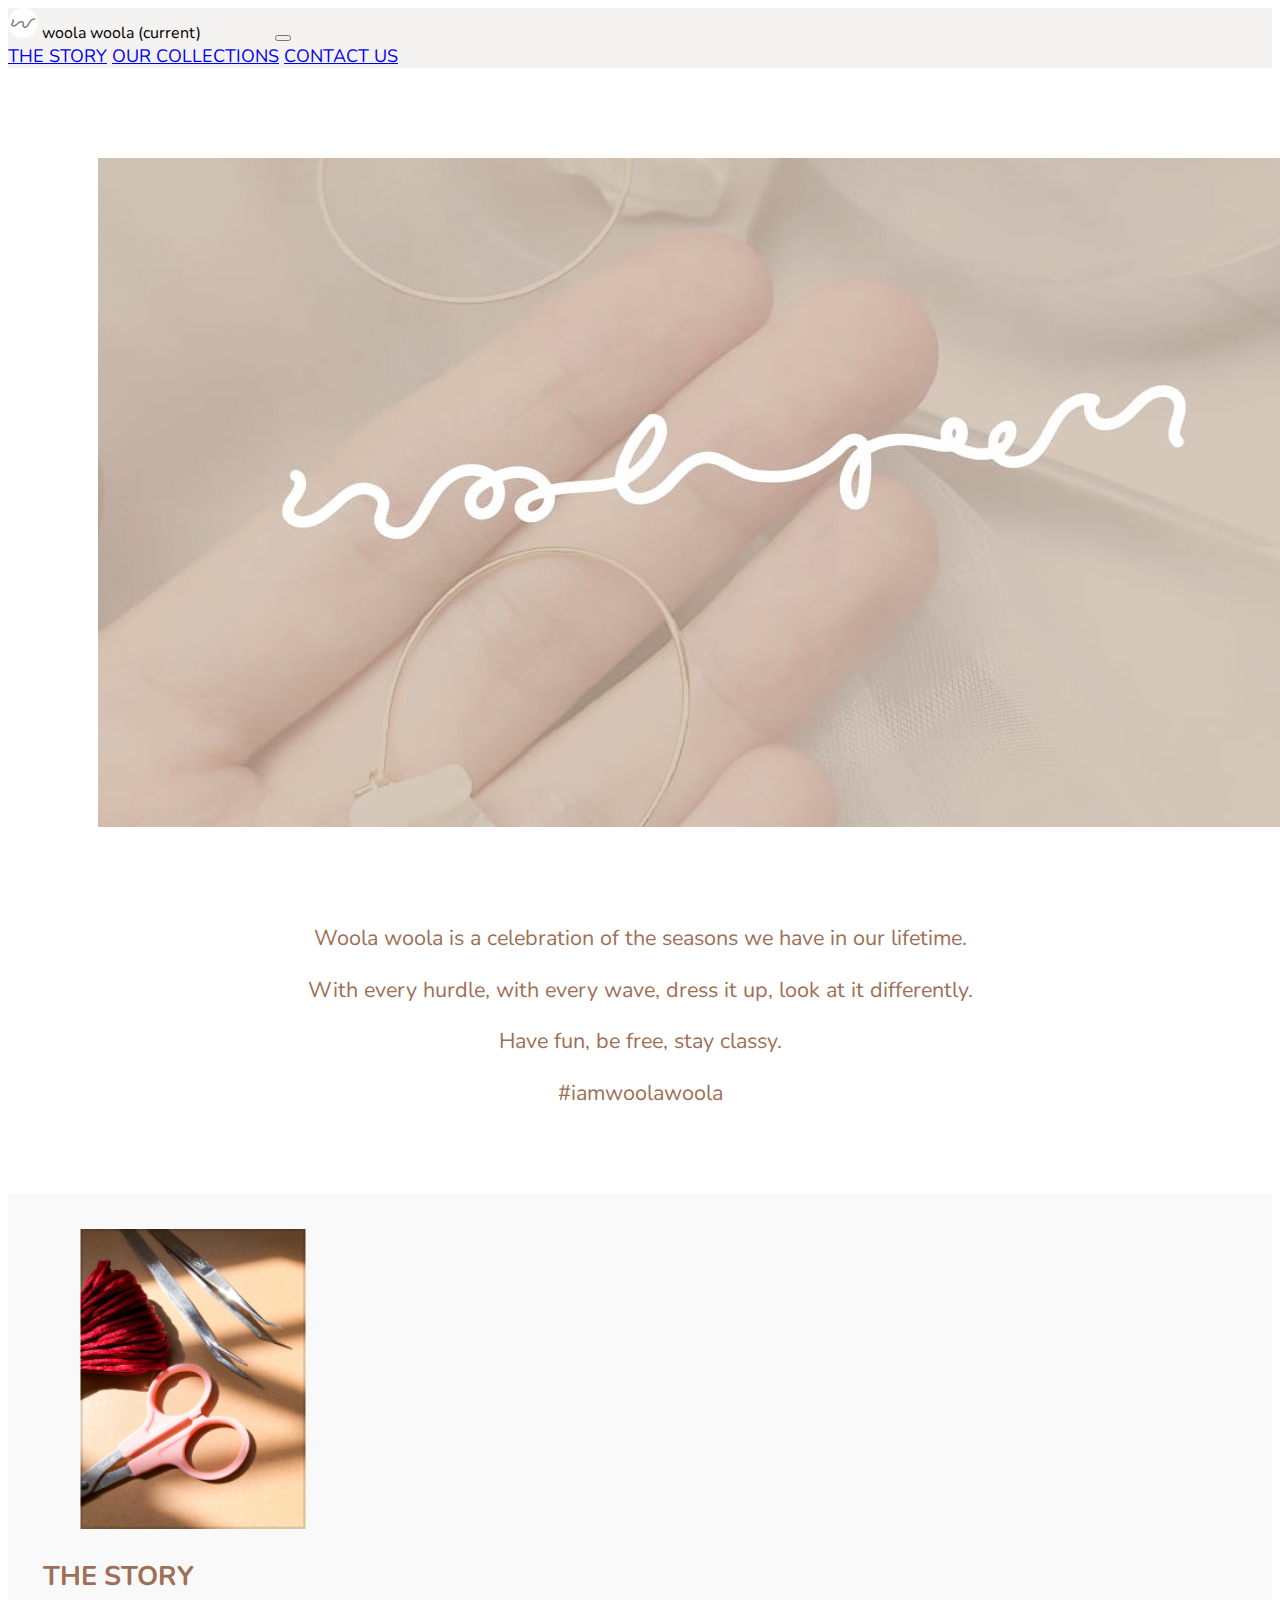
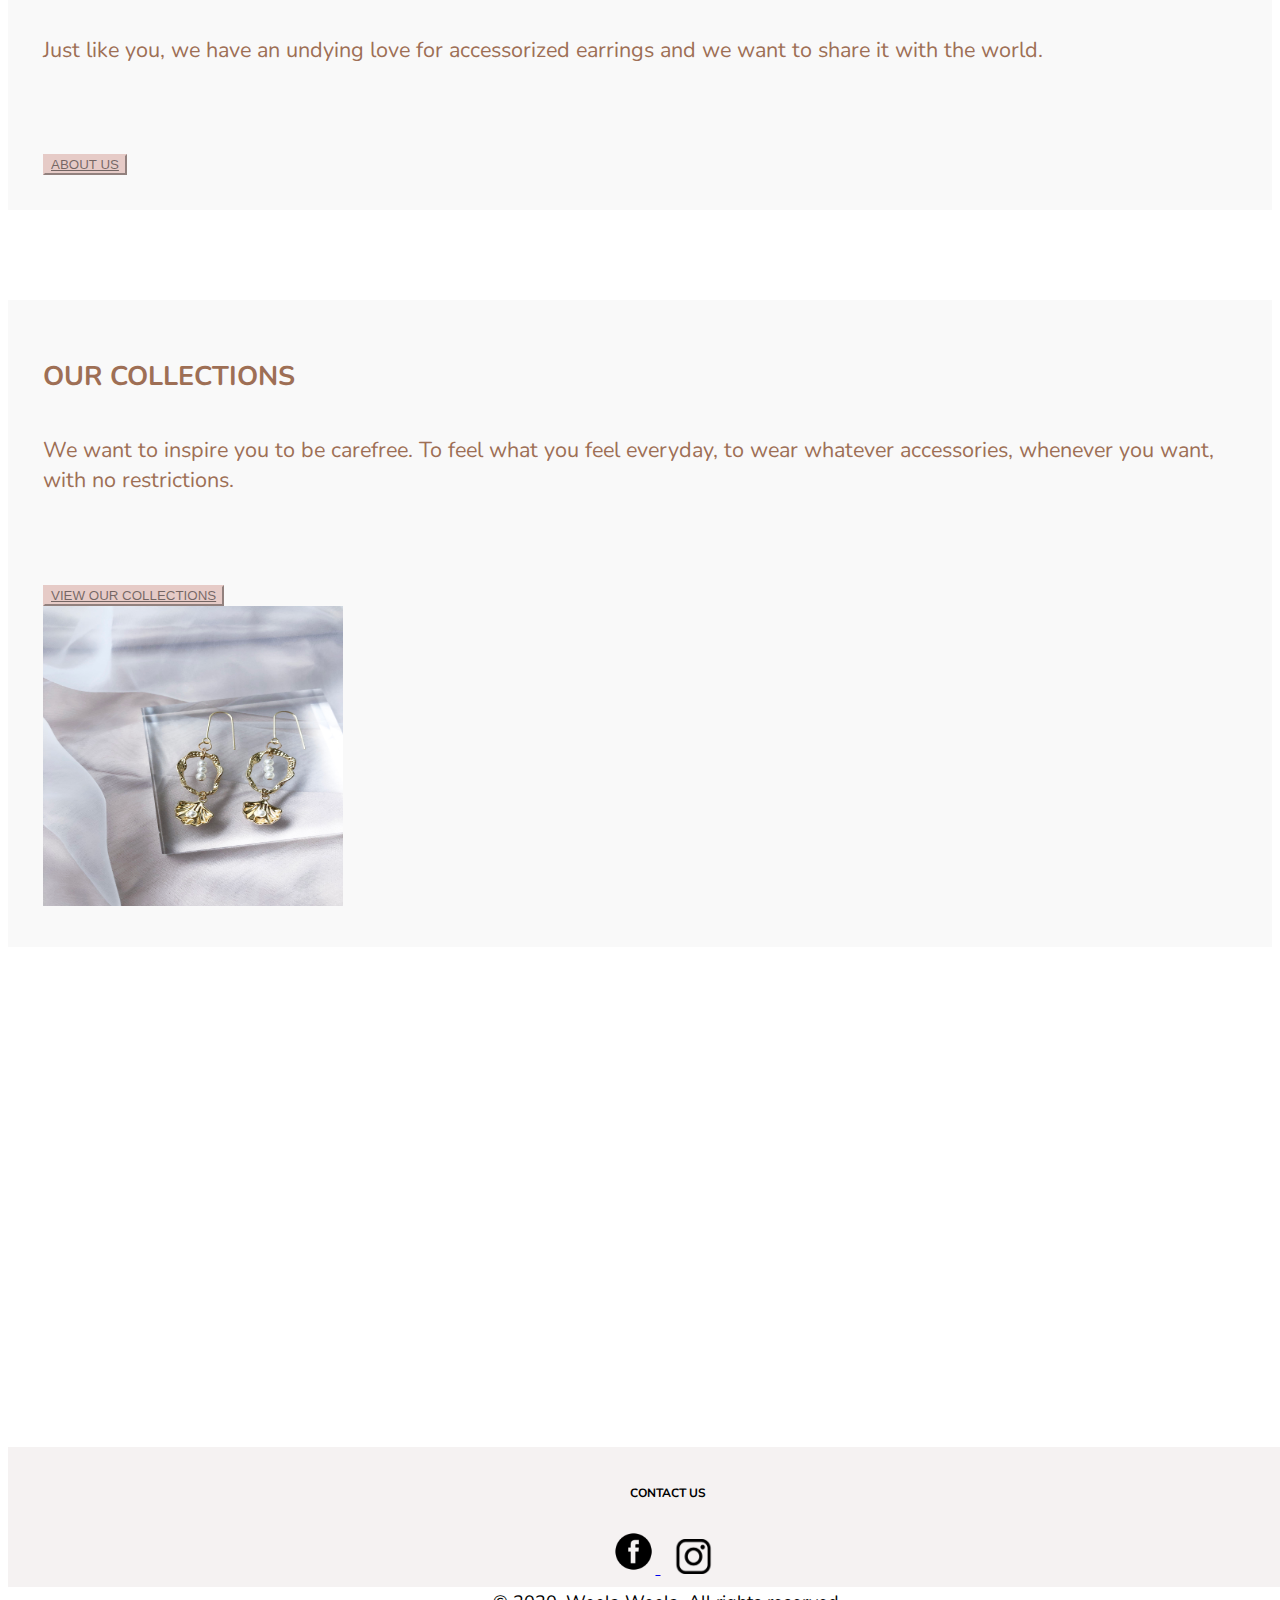
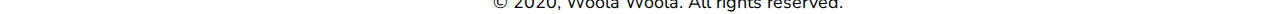
<file: index.html>
<!DOCTYPE html>
<html lang="en">
  <head>
    <meta charset="UTF-8" />
    <meta name="viewport" content="width=device-width, initial-scale=1.0" />
    <link rel="stylesheet" href="https://cdn.jsdelivr.net/npm/bootstrap@4.5.3/dist/css/bootstrap.min.css" integrity="sha384-TX8t27EcRE3e/ihU7zmQxVncDAy5uIKz4rEkgIXeMed4M0jlfIDPvg6uqKI2xXr2" crossorigin="anonymous">
    <script src="https://cdn.jsdelivr.net/npm/bootstrap@4.5.3/dist/js/bootstrap.bundle.min.js" integrity="sha384-ho+j7jyWK8fNQe+A12Hb8AhRq26LrZ/JpcUGGOn+Y7RsweNrtN/tE3MoK7ZeZDyx" crossorigin="anonymous"></script>
    <script src="https://code.jquery.com/jquery-3.5.1.slim.min.js" integrity="sha384-DfXdz2htPH0lsSSs5nCTpuj/zy4C+OGpamoFVy38MVBnE+IbbVYUew+OrCXaRkfj" crossorigin="anonymous"></script>
    <script src="https://cdn.jsdelivr.net/npm/popper.js@1.16.1/dist/umd/popper.min.js" integrity="sha384-9/reFTGAW83EW2RDu2S0VKaIzap3H66lZH81PoYlFhbGU+6BZp6G7niu735Sk7lN" crossorigin="anonymous"></script>
    <script src="https://cdn.jsdelivr.net/npm/bootstrap@4.5.3/dist/js/bootstrap.min.js" integrity="sha384-w1Q4orYjBQndcko6MimVbzY0tgp4pWB4lZ7lr30WKz0vr/aWKhXdBNmNb5D92v7s" crossorigin="anonymous"></script>
    <link href="style.css" type="text/css" rel="stylesheet" />
    <link rel="preconnect" href="https://fonts.gstatic.com">
    <link href="https://fonts.googleapis.com/css2?family=Nunito:wght@300&display=swap" rel="stylesheet">
    <title>Woola Woola</title>
  </head>

  <body>
    <!-- Navbar -->
    <nav class="navbar navbar-expand-lg navbar-light navbar-custom">
      <a class="navbar-brand active hb-align">
        <img
          src="image/logo.png"
          width="30"
          height="30"
          class="d-inline-block align-top"
          alt="Logo"
          loading="lazy"
        />
        woola woola <span class="sr-only">(current)</span>
      </a>
      <button
        class="navbar-toggler"
        type="button"
        data-toggle="collapse"
        data-target="#navbarNavAltMarkup"
        aria-controls="navbarNavAltMarkup"
        aria-expanded="false"
        aria-label="Toggle navigation"
      >
        <span class="navbar-toggler-icon"></span>
      </button>
      <div class="collapse navbar-collapse" id="navbarNavAltMarkup">
        <div class="navbar-nav">
          <a class="nav-link" href="story.html">THE STORY</a>
          <a class="nav-link" href="collections.html">OUR COLLECTIONS</a>
          <a class="nav-link" href="contact.html">CONTACT US</a>
        </div>
      </div>
    </nav>

    <!-- Hero Image -->
    <div class="banner">
      <img src="image/banner.jpg" class="img-fluid" alt="Banner">
    </div>

    <!-- Brand Description -->
    <div class="description">
      <p class="para-top">
        Woola woola is a celebration of the seasons we have in our lifetime.
      </p>
      <p class="para-mid">
        With every hurdle, with every wave, dress it up, look at it
        differently.
      </p>
      <p class="para-top">Have fun, be free, stay classy.</p>
      <p class="para-last">#iamwoolawoola</p>
    </div>

    <!-- The Story -->
    <div class="container container-custom">
      <div class="row">
        <div class="col-md-4">
          <img src="image/story-thumbnail.png" width="300" height="300" alt="The Story">
        </div>
        <div class="col-md-8">
          <h2 class="title-space">THE STORY</h2>
          <p class="para-last">Just like you, we have an undying love for accessorized earrings and we want to share it with the world.</p>
          <button type="button" class="btn btn-primary btn-custom">
            <a href="html/story.html">ABOUT US</a>
            </button>
        </div>
      </div>
    </div>

    <!-- Our Collections -->
    <div class="container container-custom">
      <div class="row">
        <div class="col-md-8">
          <h2 class="title-space">OUR COLLECTIONS</h2>
          <p class="para-last">
            We want to inspire you to be carefree. To feel what you feel everyday, to wear whatever accessories, whenever you want, with no restrictions.
          </p>
          <button type="button" class="btn btn-primary btn-custom"><a href="html/collections.html">VIEW OUR COLLECTIONS</a></button>
        </div>
        <div class="col-md-4">
          <img src="image/collection-thumbnail.JPG" width="300" height="300" alt="Our Collections">
        </div>
      </div>
    </div>
  </body>

  <!-- Footer -->
  <footer>
    <div class="footer">
      <h6>CONTACT US</h6>
      <a href="https://www.facebook.com/woolawoola.sg">
        <img src="image/facebook.png" height="45px" width="45px" alt="FB link">
      </a>
      <a href="https://www.instagram.com/woola.woola/">
        <img src="image/instagram.png" height="35px" width="65px" alt="IG link">
      </a>
      <p class="footer-text">&#169 2020, Woola Woola. All rights reserved.</p>
    </div>
  </footer>

</html>
</file>
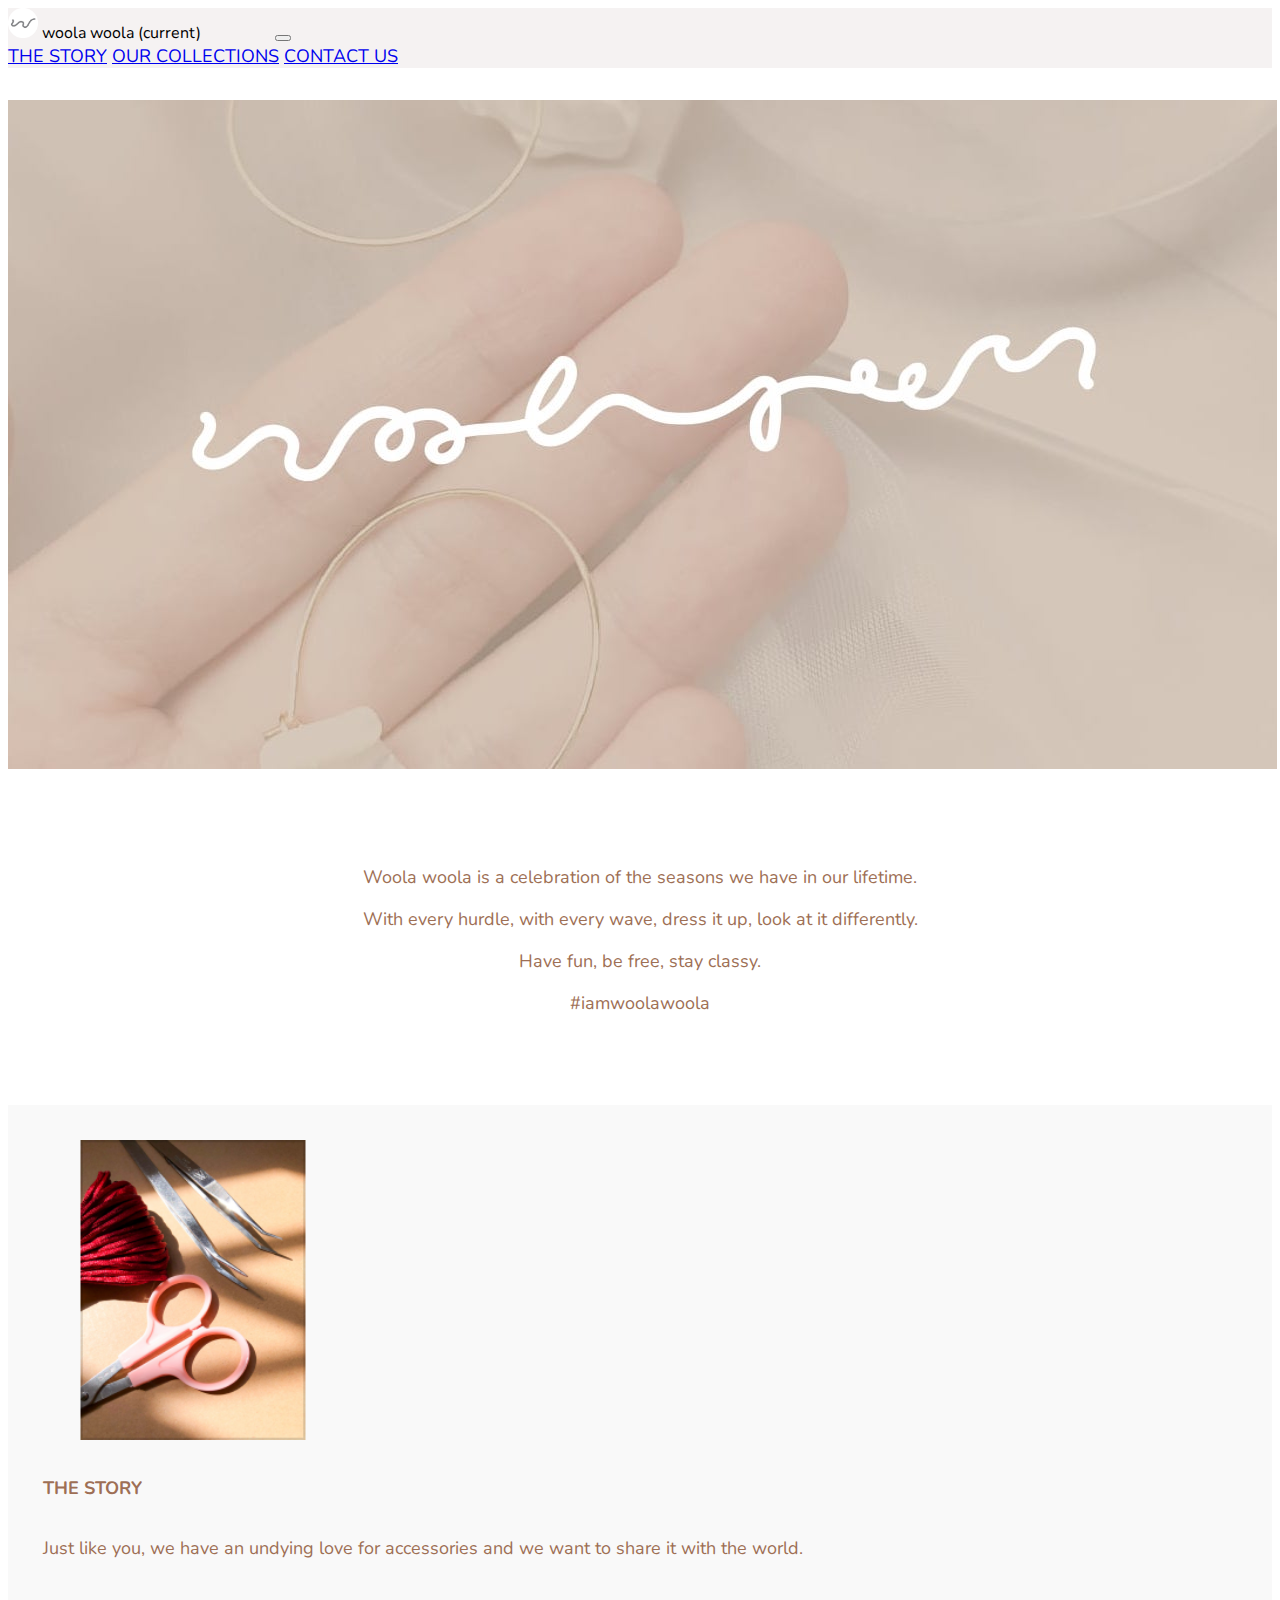
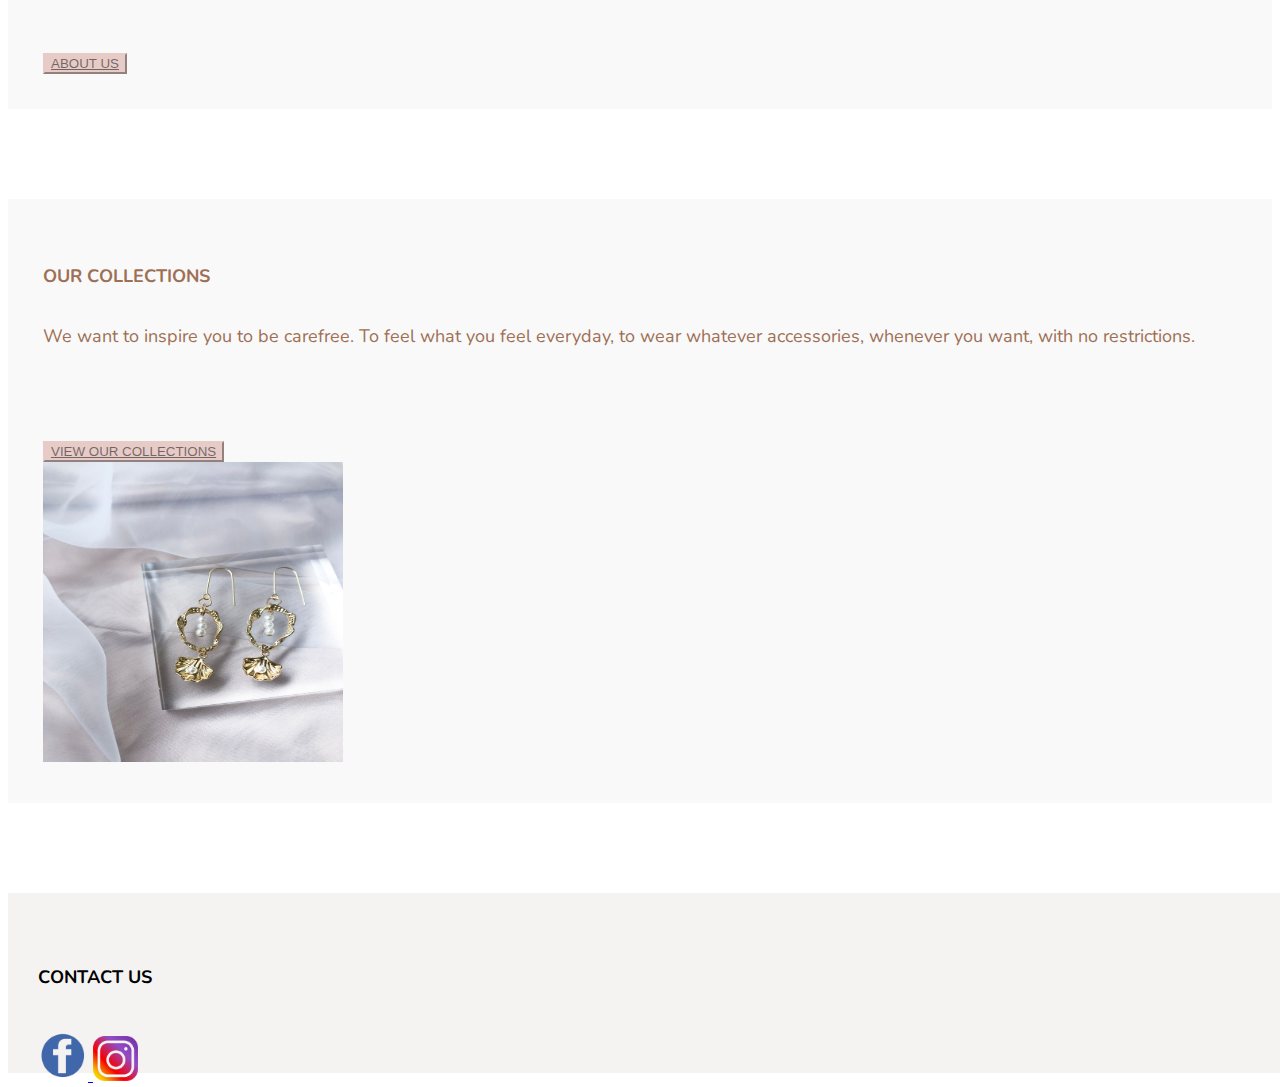
<file: html/index.html>
<!DOCTYPE html>
<html lang="en">
  <head>
    <meta charset="UTF-8" />
    <meta name="viewport" content="width=device-width, initial-scale=1.0" />
    <link rel="stylesheet" href="https://cdn.jsdelivr.net/npm/bootstrap@4.5.3/dist/css/bootstrap.min.css" integrity="sha384-TX8t27EcRE3e/ihU7zmQxVncDAy5uIKz4rEkgIXeMed4M0jlfIDPvg6uqKI2xXr2" crossorigin="anonymous">
    <script src="https://cdn.jsdelivr.net/npm/bootstrap@4.5.3/dist/js/bootstrap.bundle.min.js" integrity="sha384-ho+j7jyWK8fNQe+A12Hb8AhRq26LrZ/JpcUGGOn+Y7RsweNrtN/tE3MoK7ZeZDyx" crossorigin="anonymous"></script>
    <script src="https://code.jquery.com/jquery-3.5.1.slim.min.js" integrity="sha384-DfXdz2htPH0lsSSs5nCTpuj/zy4C+OGpamoFVy38MVBnE+IbbVYUew+OrCXaRkfj" crossorigin="anonymous"></script>
    <script src="https://cdn.jsdelivr.net/npm/popper.js@1.16.1/dist/umd/popper.min.js" integrity="sha384-9/reFTGAW83EW2RDu2S0VKaIzap3H66lZH81PoYlFhbGU+6BZp6G7niu735Sk7lN" crossorigin="anonymous"></script>
    <script src="https://cdn.jsdelivr.net/npm/bootstrap@4.5.3/dist/js/bootstrap.min.js" integrity="sha384-w1Q4orYjBQndcko6MimVbzY0tgp4pWB4lZ7lr30WKz0vr/aWKhXdBNmNb5D92v7s" crossorigin="anonymous"></script>
    <link href="/css/style.css" type="text/css" rel="stylesheet" />
    <link rel="preconnect" href="https://fonts.gstatic.com">
    <link href="https://fonts.googleapis.com/css2?family=Nunito:wght@300&display=swap" rel="stylesheet">
    <title>woolawoola</title>
  </head>

  <body>
    <!-- Navbar -->
    <nav class="navbar navbar-expand-lg navbar-light navbar-custom">
      <a class="navbar-brand active hb-align">
        <img
          src="/image/logo.png"
          width="30"
          height="30"
          class="d-inline-block align-top"
          alt="Logo"
          loading="lazy"
        />
        woola woola <span class="sr-only">(current)</span>
      </a>
      <button
        class="navbar-toggler"
        type="button"
        data-toggle="collapse"
        data-target="#navbarNavAltMarkup"
        aria-controls="navbarNavAltMarkup"
        aria-expanded="false"
        aria-label="Toggle navigation"
      >
        <span class="navbar-toggler-icon"></span>
      </button>
      <div class="collapse navbar-collapse" id="navbarNavAltMarkup">
        <div class="navbar-nav">
          <a class="nav-link" href="/html/story.html">THE STORY</a>
          <a class="nav-link" href="/html/collections.html">OUR COLLECTIONS</a>
          <a class="nav-link" href="/html/contact.html">CONTACT US</a>
        </div>
      </div>
    </nav>

    <!-- Hero Image -->
    <div class="banner">
      <img src="/image/banner.jpg" class="img-fluid" alt="Banner">
    </div>

    <!-- Brand Description -->
    <div class="description">
      <p class="para-top">
        Woola woola is a celebration of the seasons we have in our lifetime.
      </p>
      <p>
        With every hurdle, with every wave, dress it up, look at it
        differently.
      </p>
      <p class="para-top">Have fun, be free, stay classy.</p>
      <p class="para-last">#iamwoolawoola</p>
    </div>

    <!-- The Story -->
    <div class="container container-custom">
      <div class="row">
        <div class="col-md-4">
          <img src="/image/story-thumbnail.png" width="300" height="300" alt="The Story">
        </div>
        <div class="col-md-8">
          <h5 class="title-space">THE STORY</h5>
          <p class="para-last">Just like you, we have an undying love for accessories and we want to share it with the world.</p>
          <button type="button" class="btn btn-primary btn-custom">
            <a href="story.html">ABOUT US</a>
            </button>
        </div>
      </div>
    </div>

    <!-- Our Collections -->
    <div class="container container-custom">
      <div class="row">
        <div class="col-md-8">
          <h5 class="title-space">OUR COLLECTIONS</h5>
          <p class="para-last">
            We want to inspire you to be carefree. To feel what you feel everyday, to wear whatever accessories, whenever you want, with no restrictions.
          </p>
          <button type="button" class="btn btn-primary btn-custom"><a href="collections.html">VIEW OUR COLLECTIONS</a></button>
        </div>
        <div class="col-md-4">
          <img src="/image/collection-thumbnail.JPG" width="300" height="300" alt="Our Collections">
        </div>
      </div>
    </div>

    <!-- Footer -->
    <footer>
      <div class="footer">
        <h6>CONTACT US</h6>
        <a href="https://www.facebook.com/woolawoola.sg">
          <img src="/image/fb-logo.png" height="50px" width="50px" alt="FB link">
        </a>
        <a href="https://www.instagram.com/woola.woola/">
          <img src="/image/ig-logo.png" height="45px" width="45px" alt="IG link">
        </a>
      </div>
    </footer>

</html>
</file>
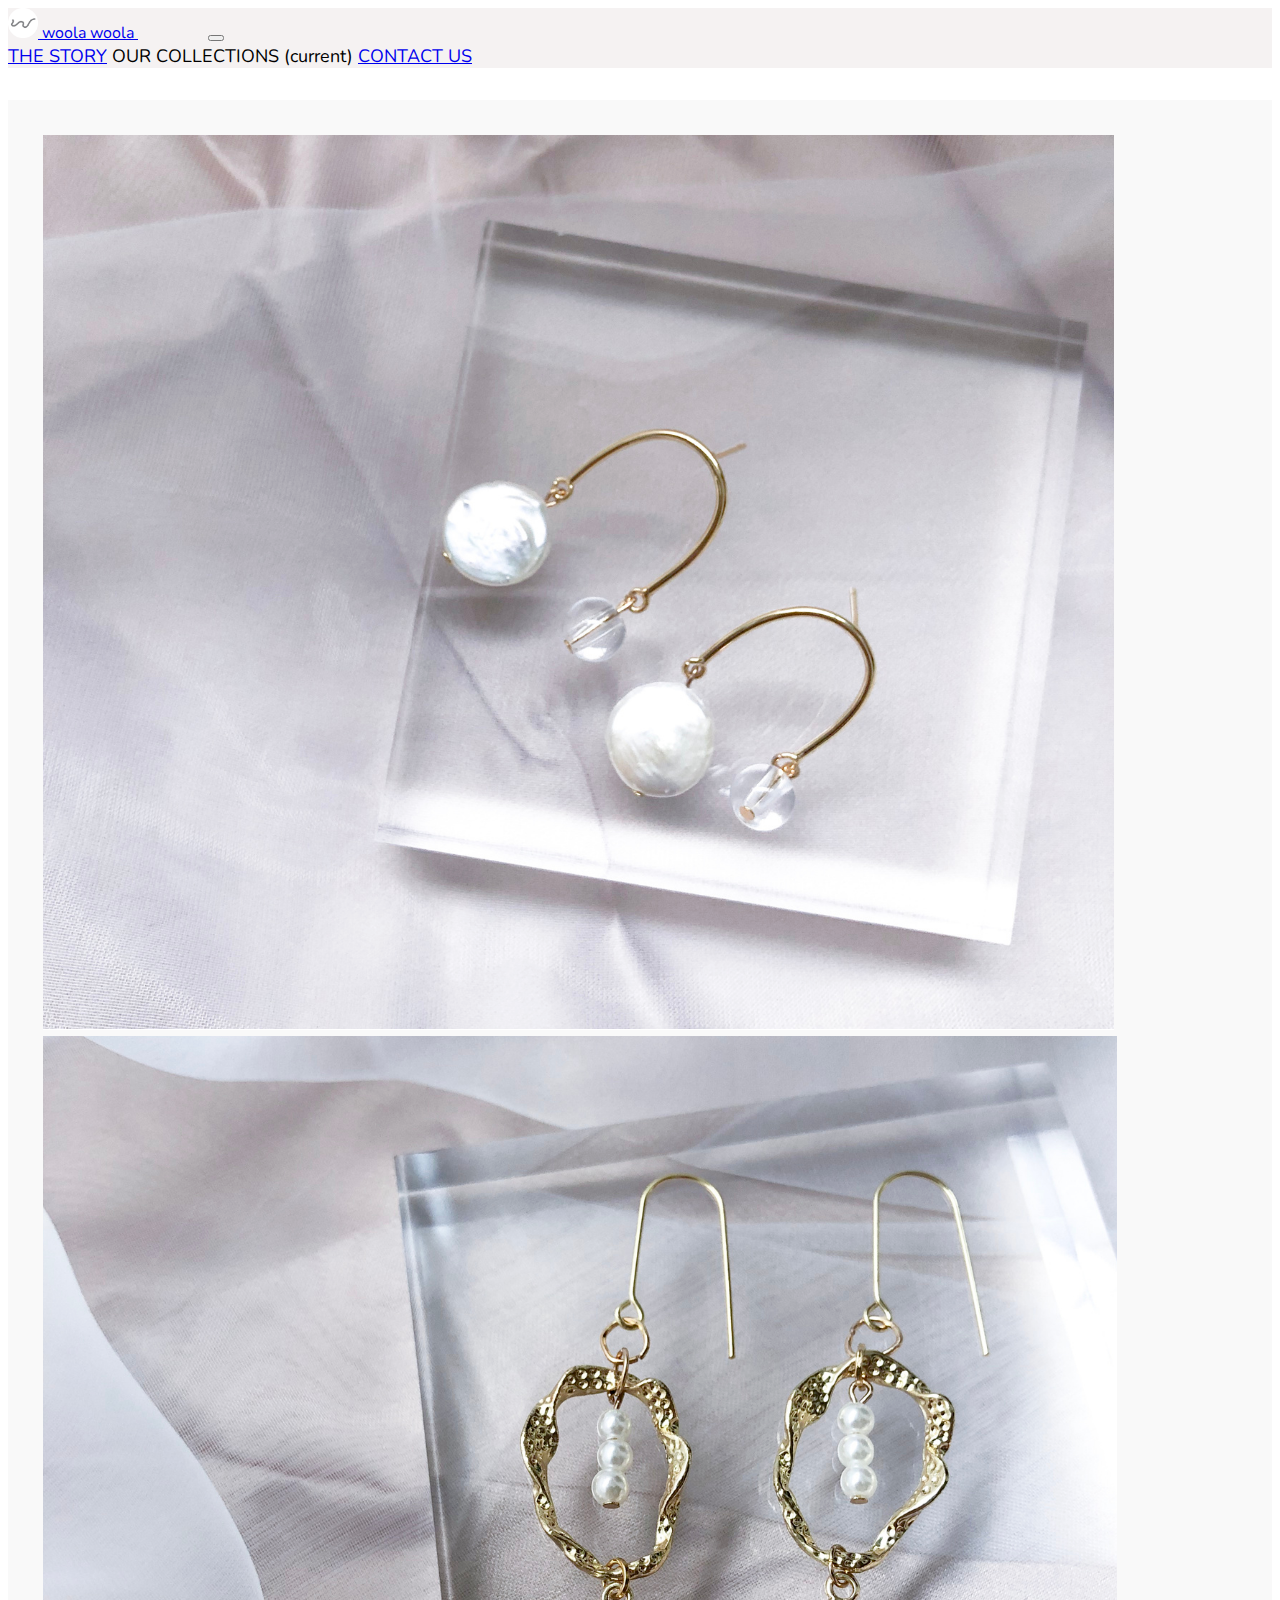
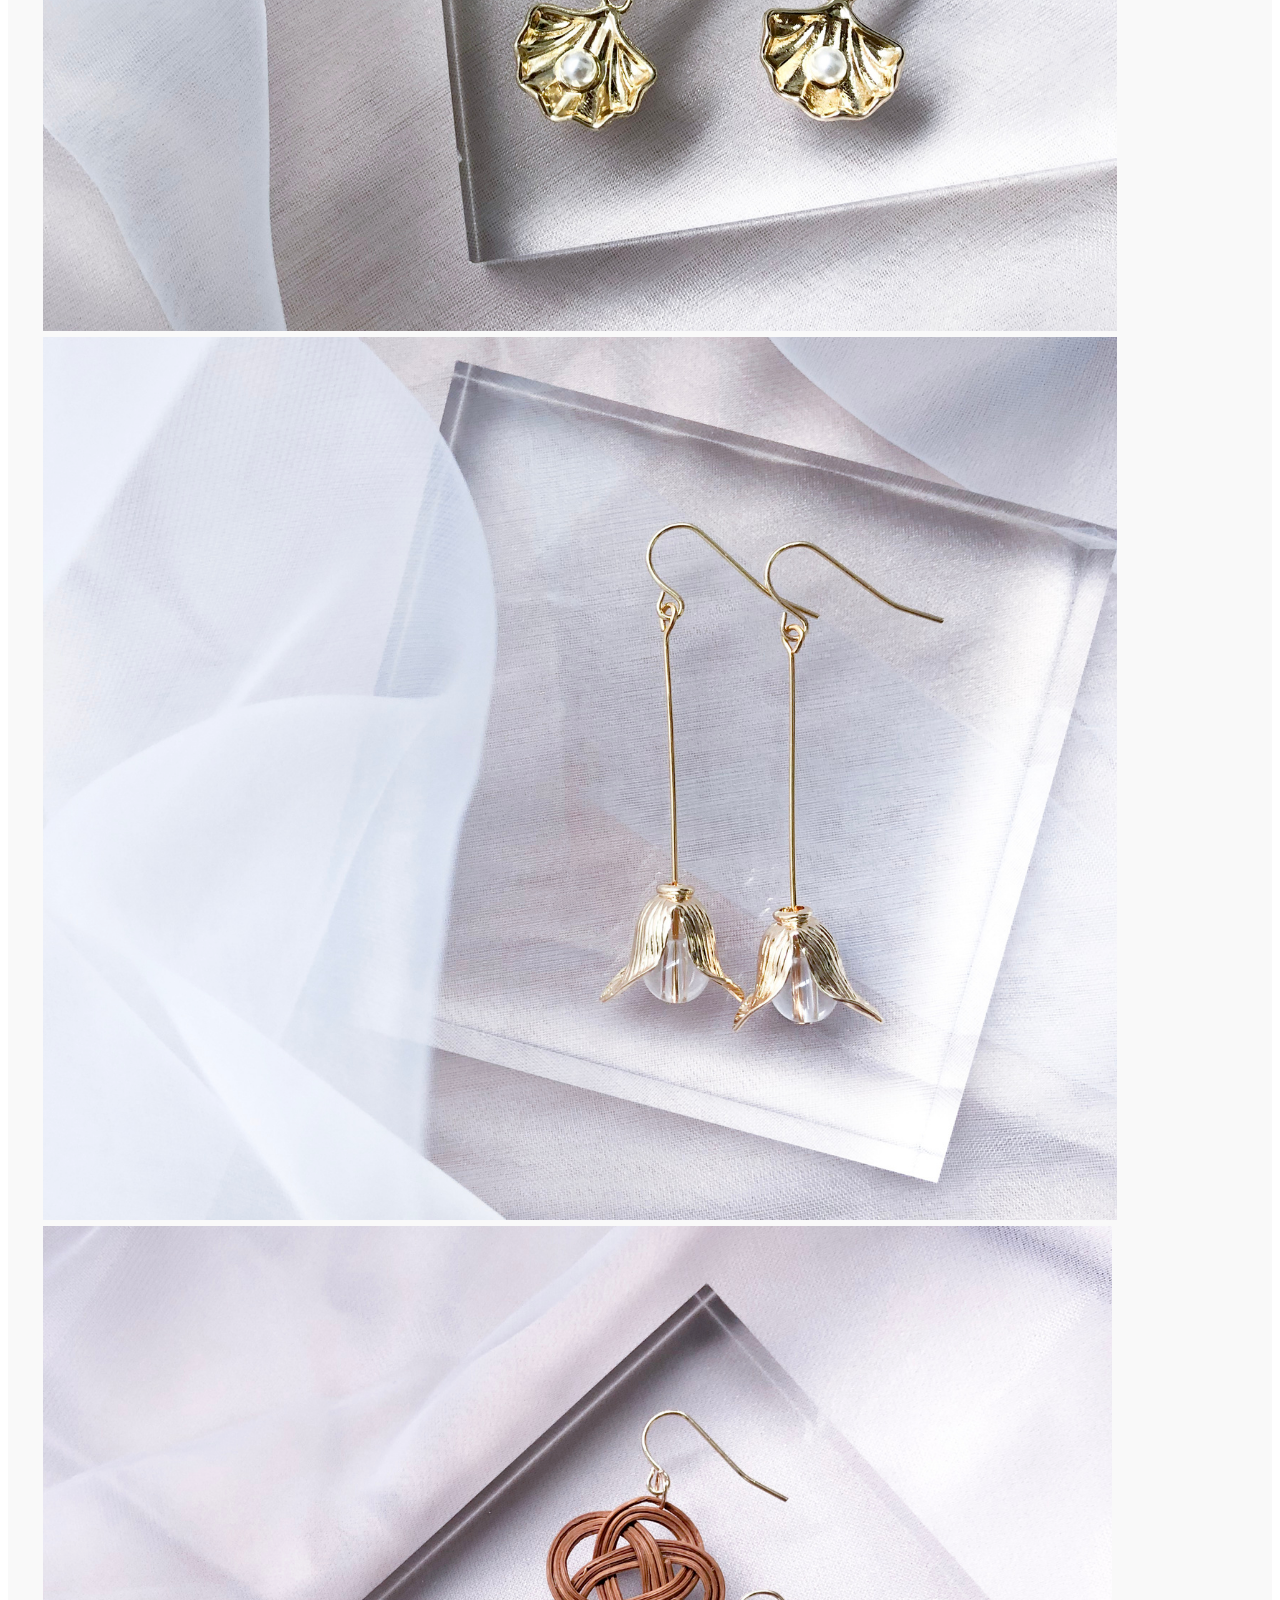
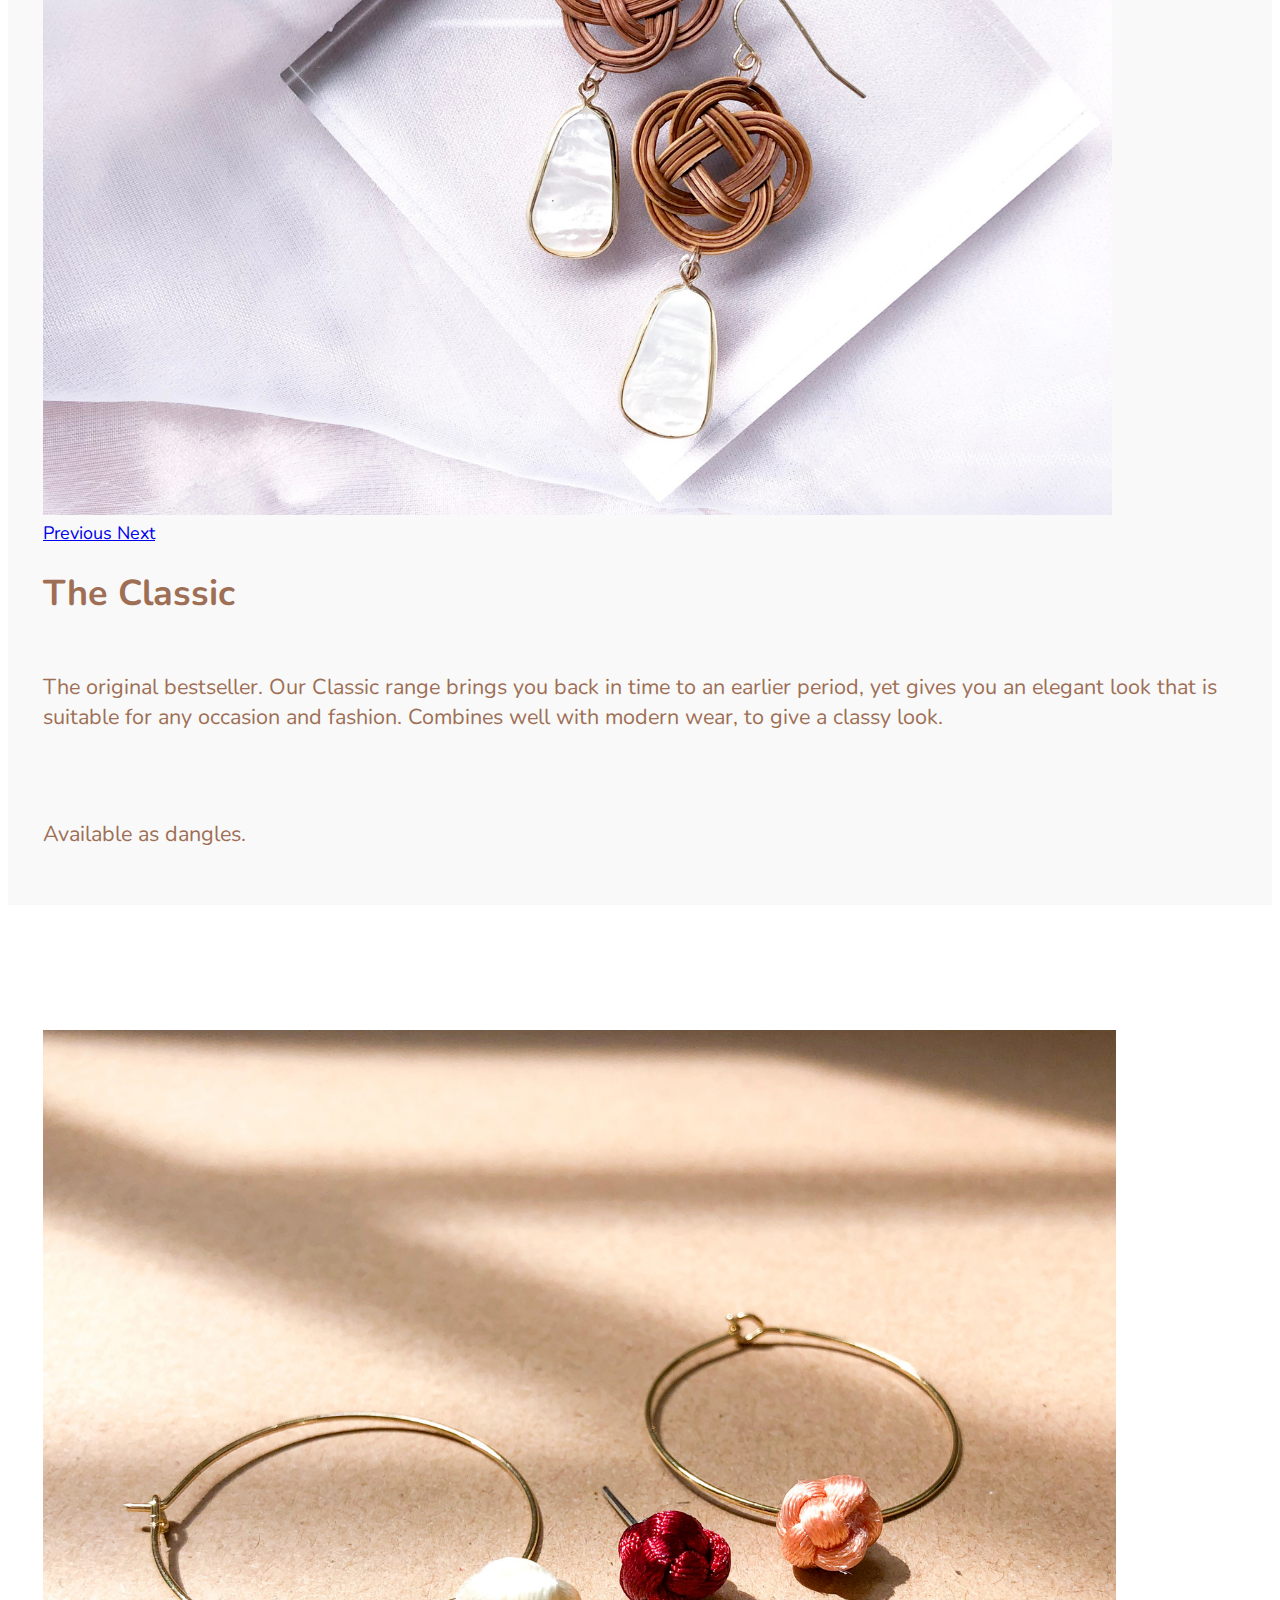
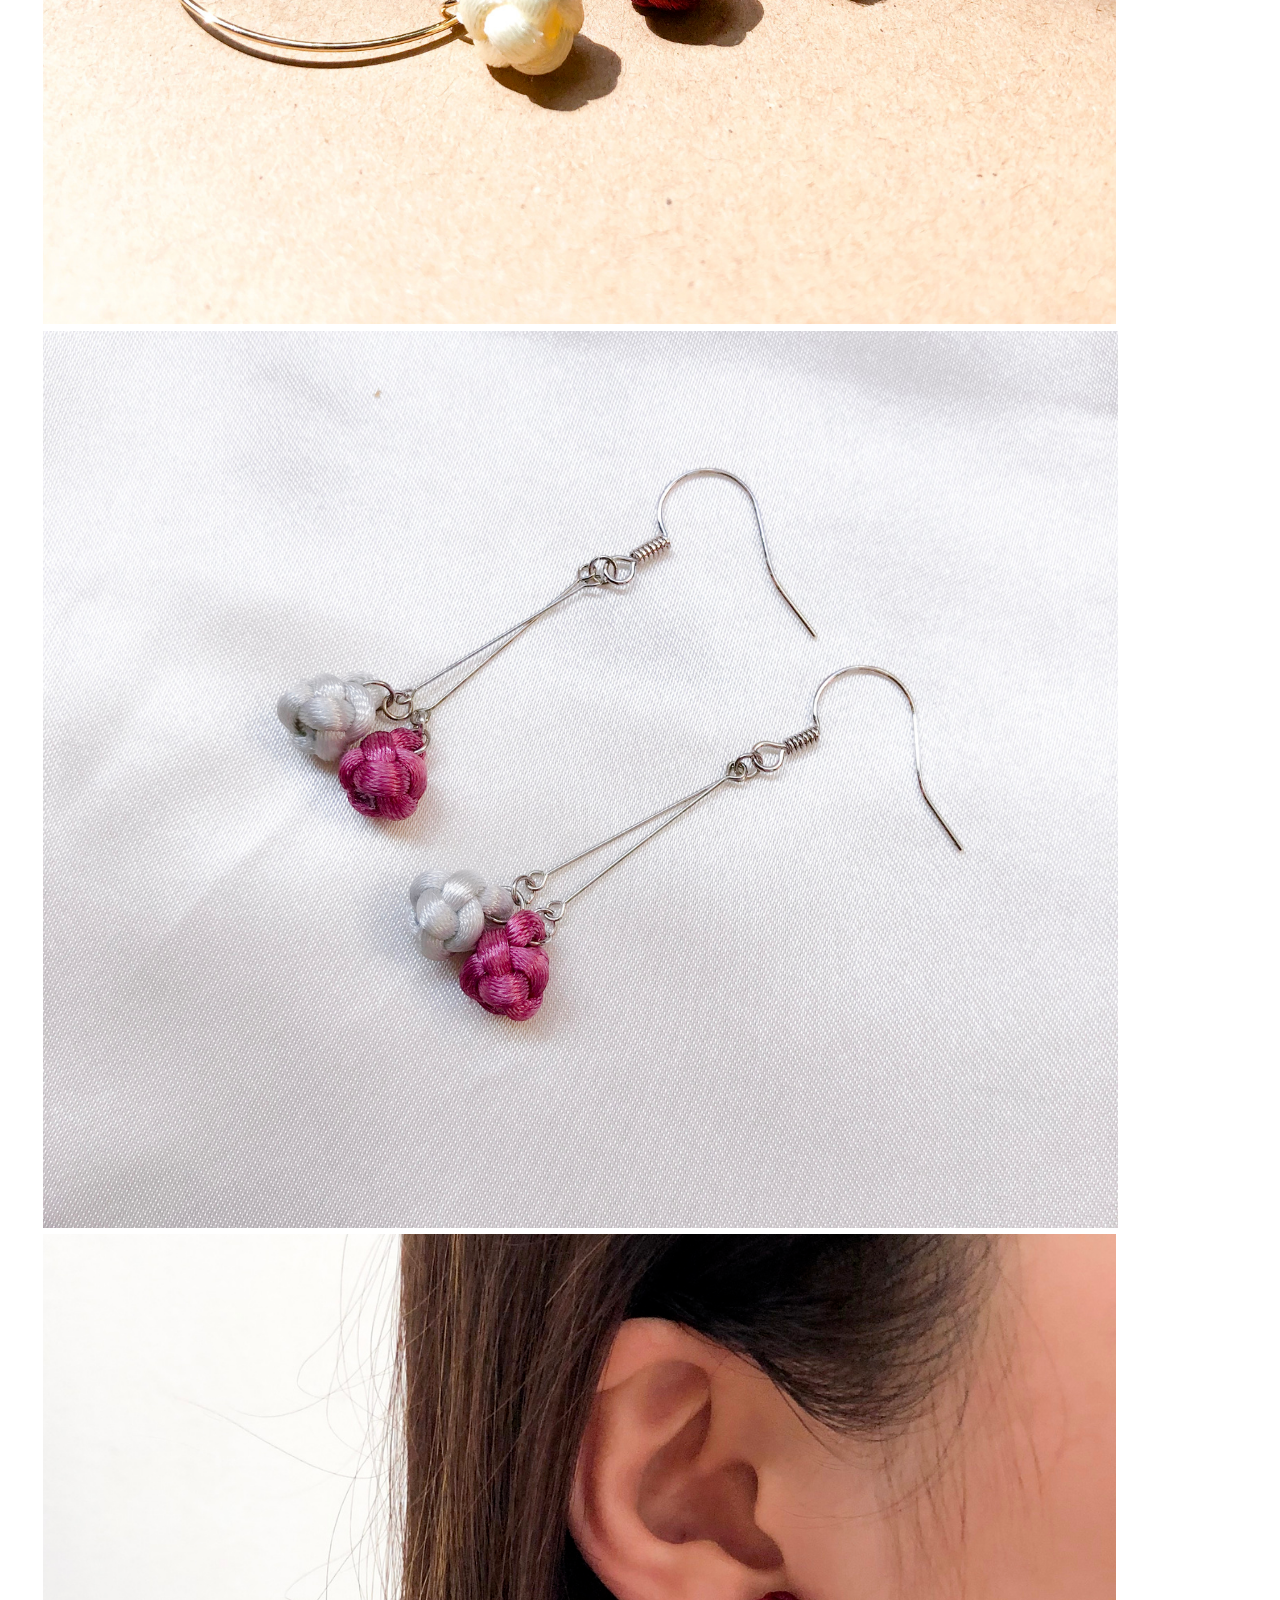
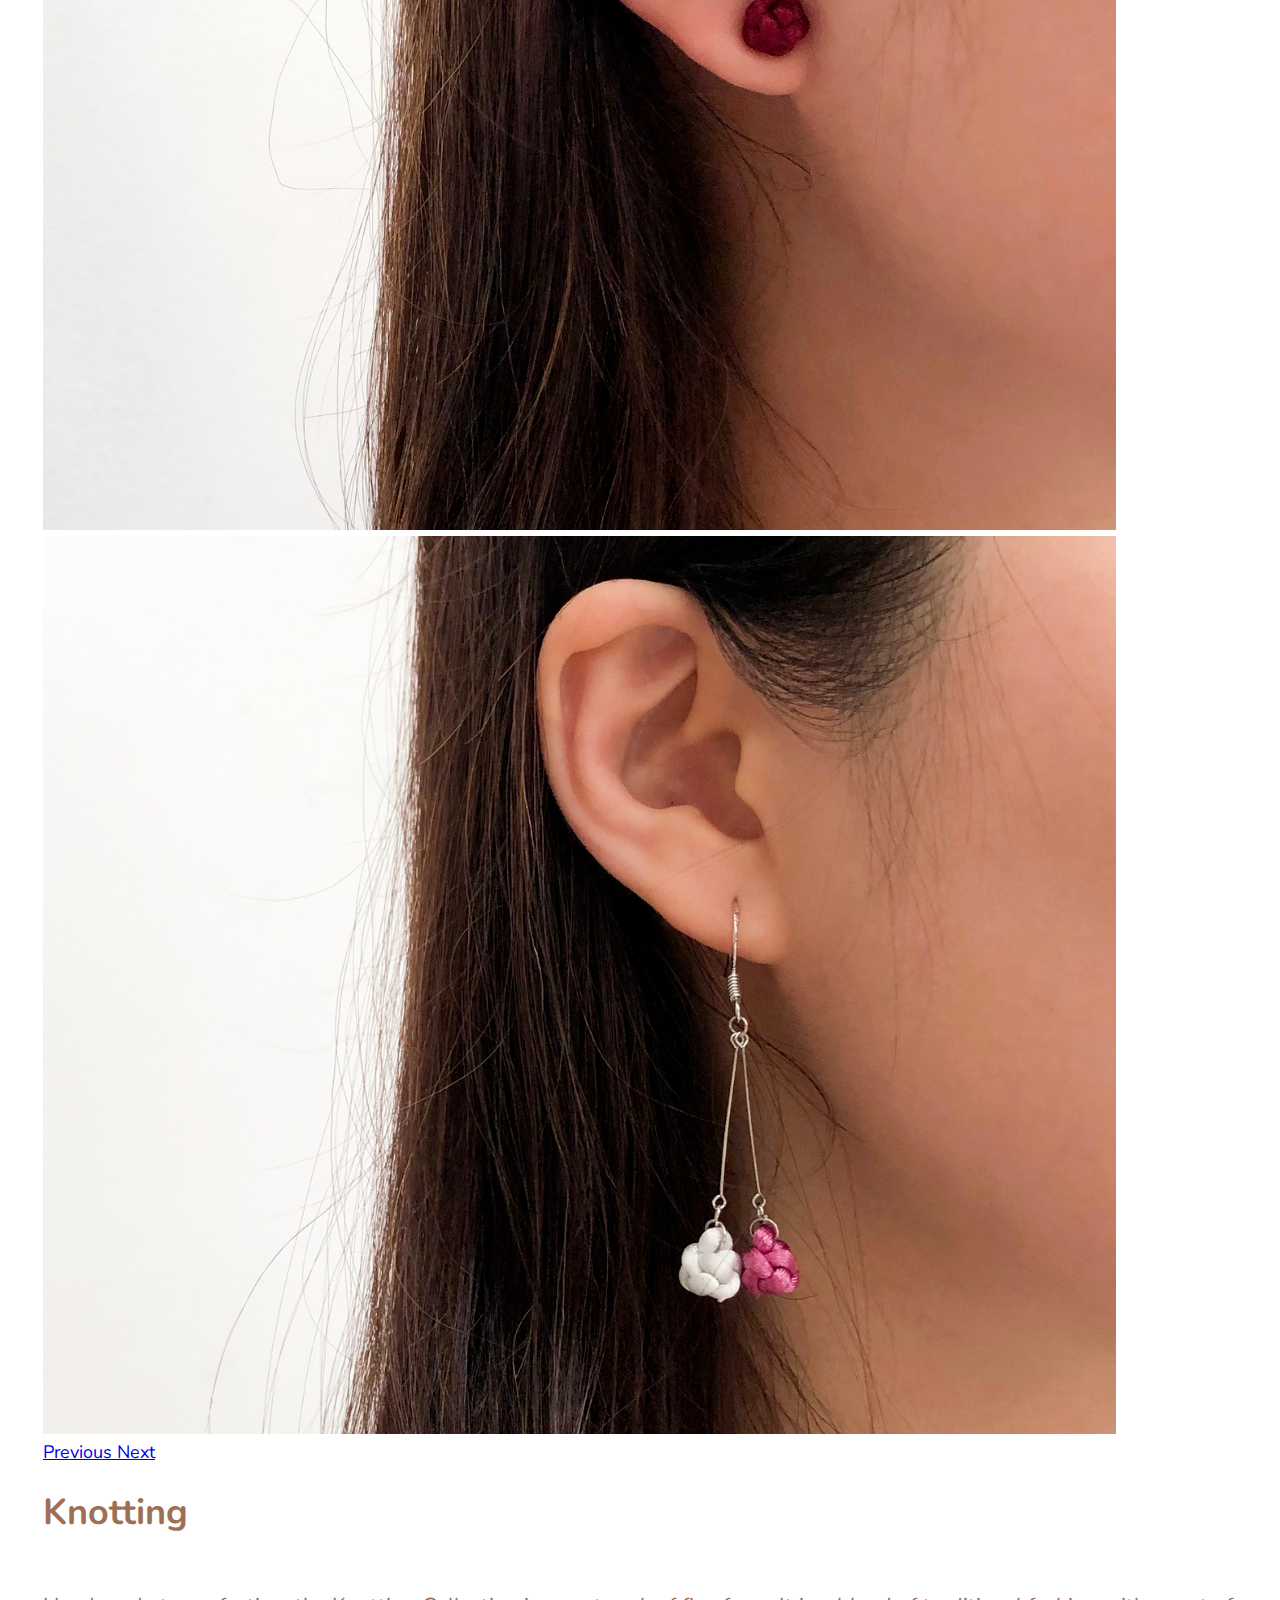
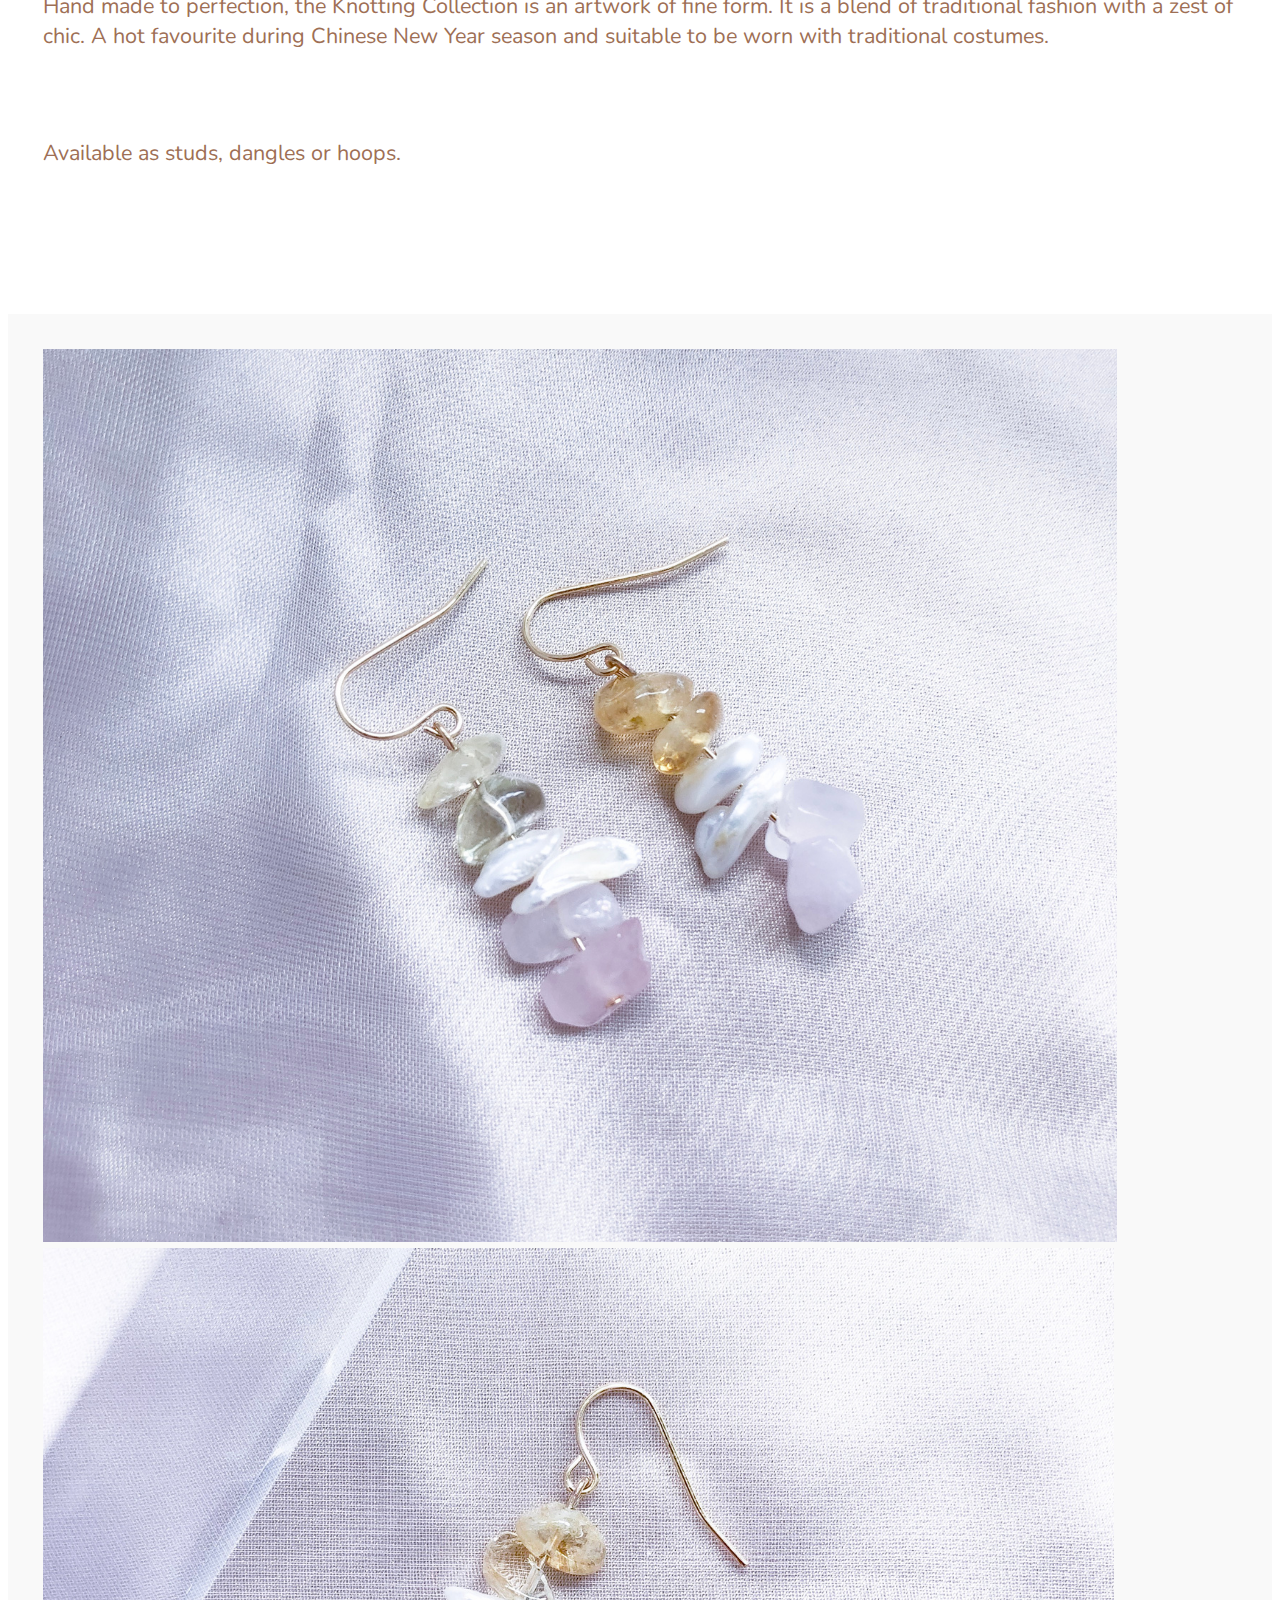
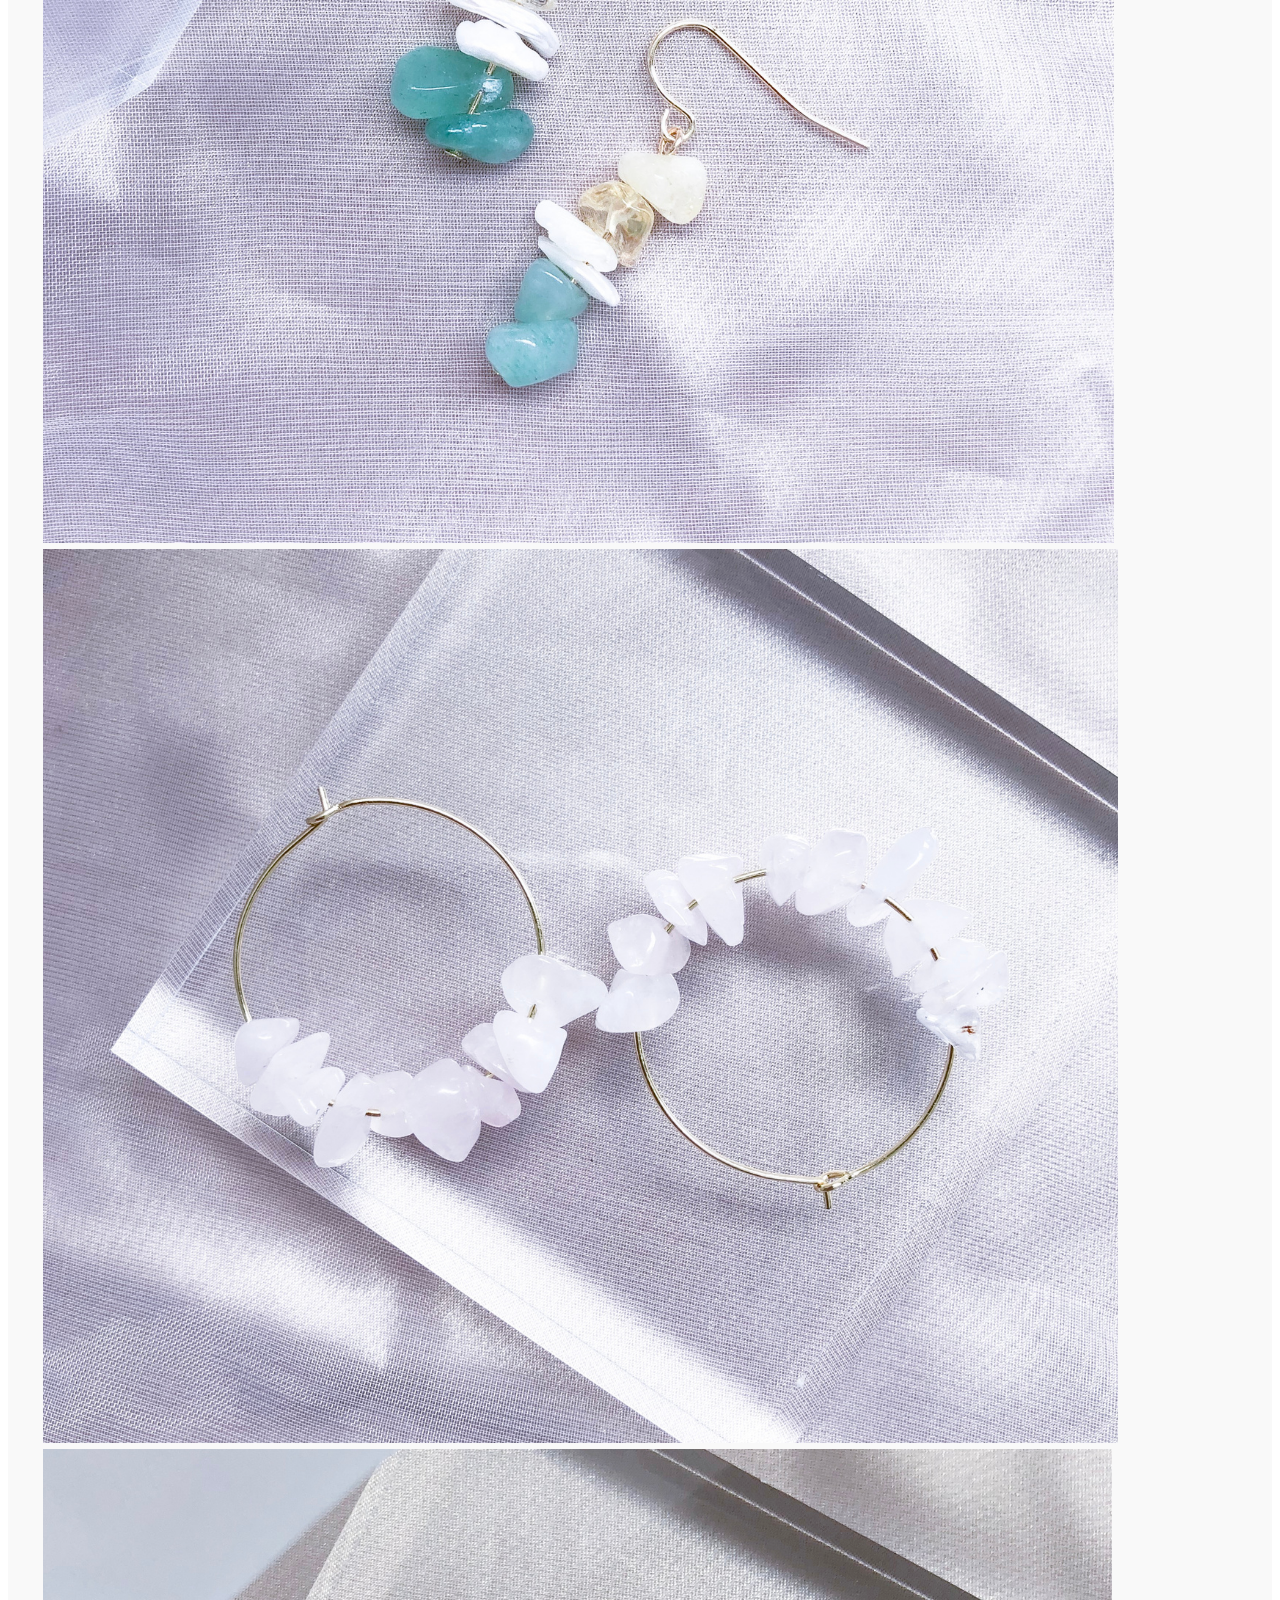
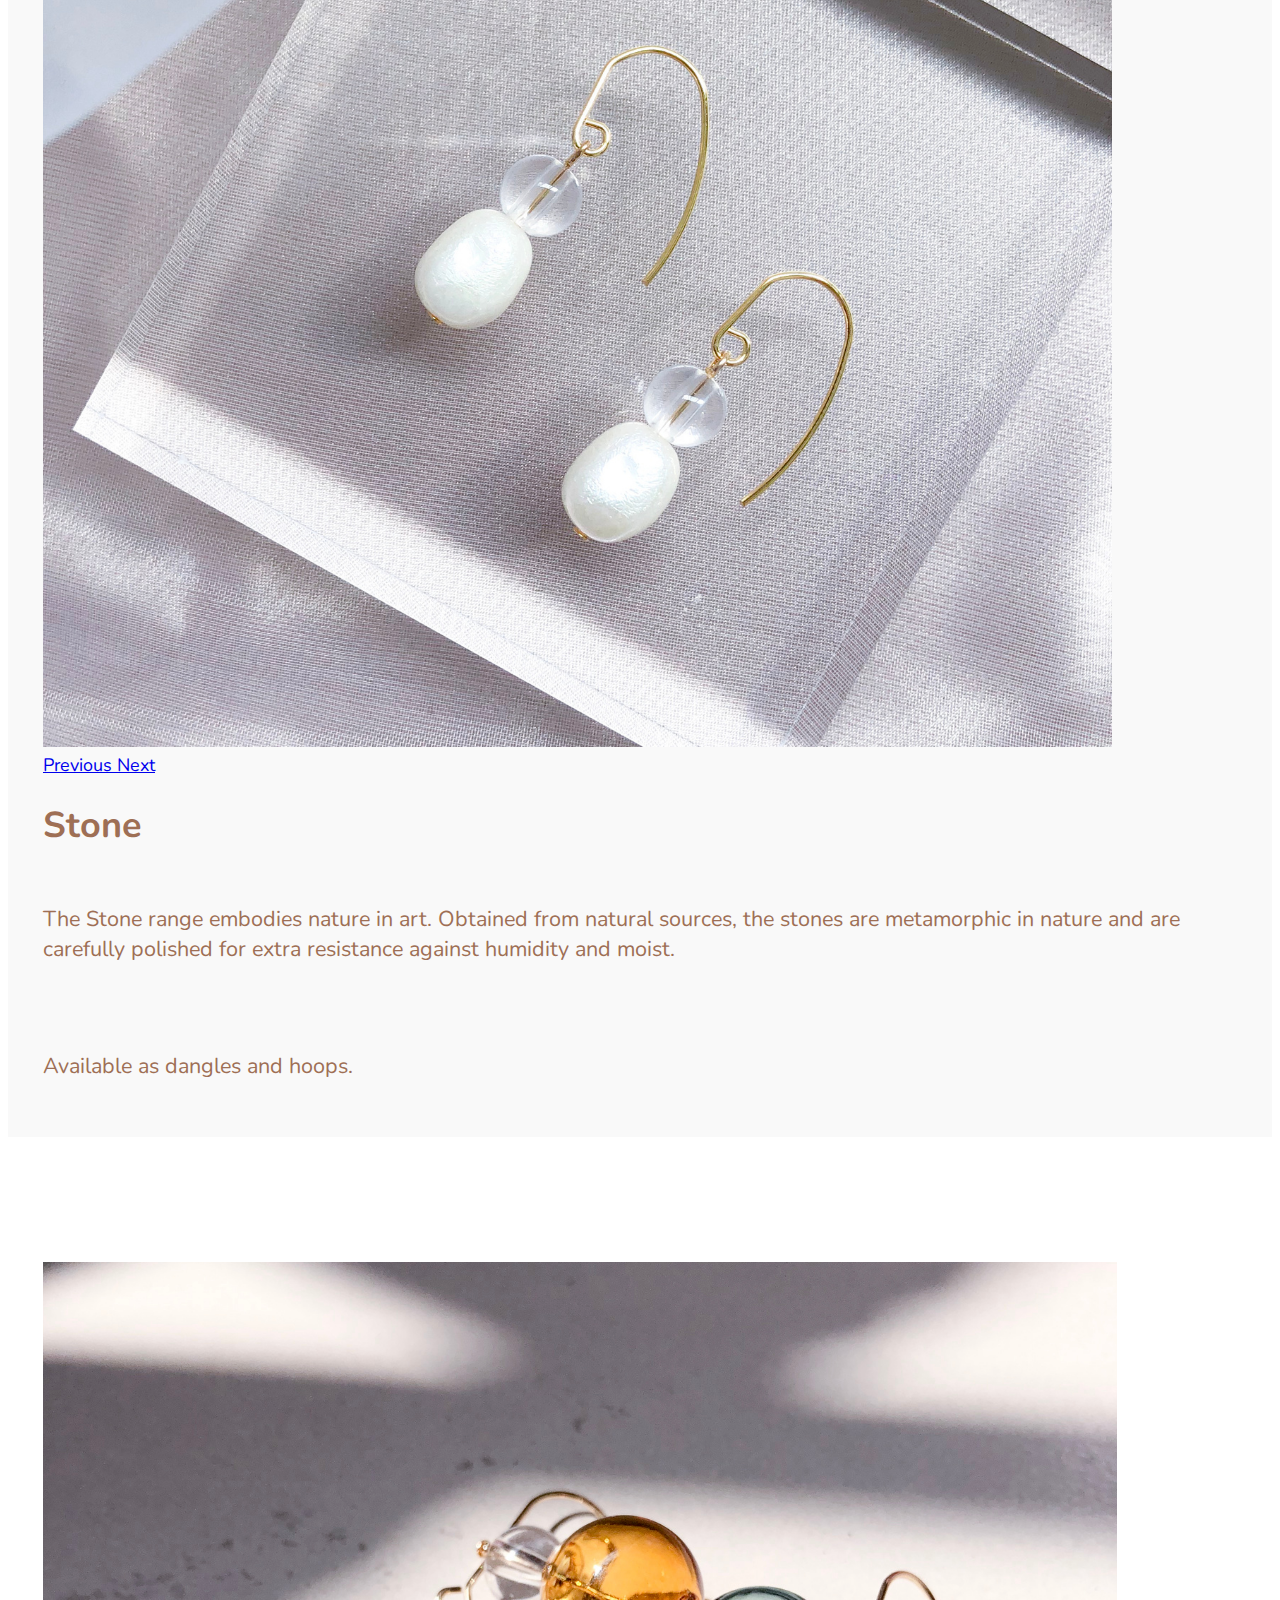
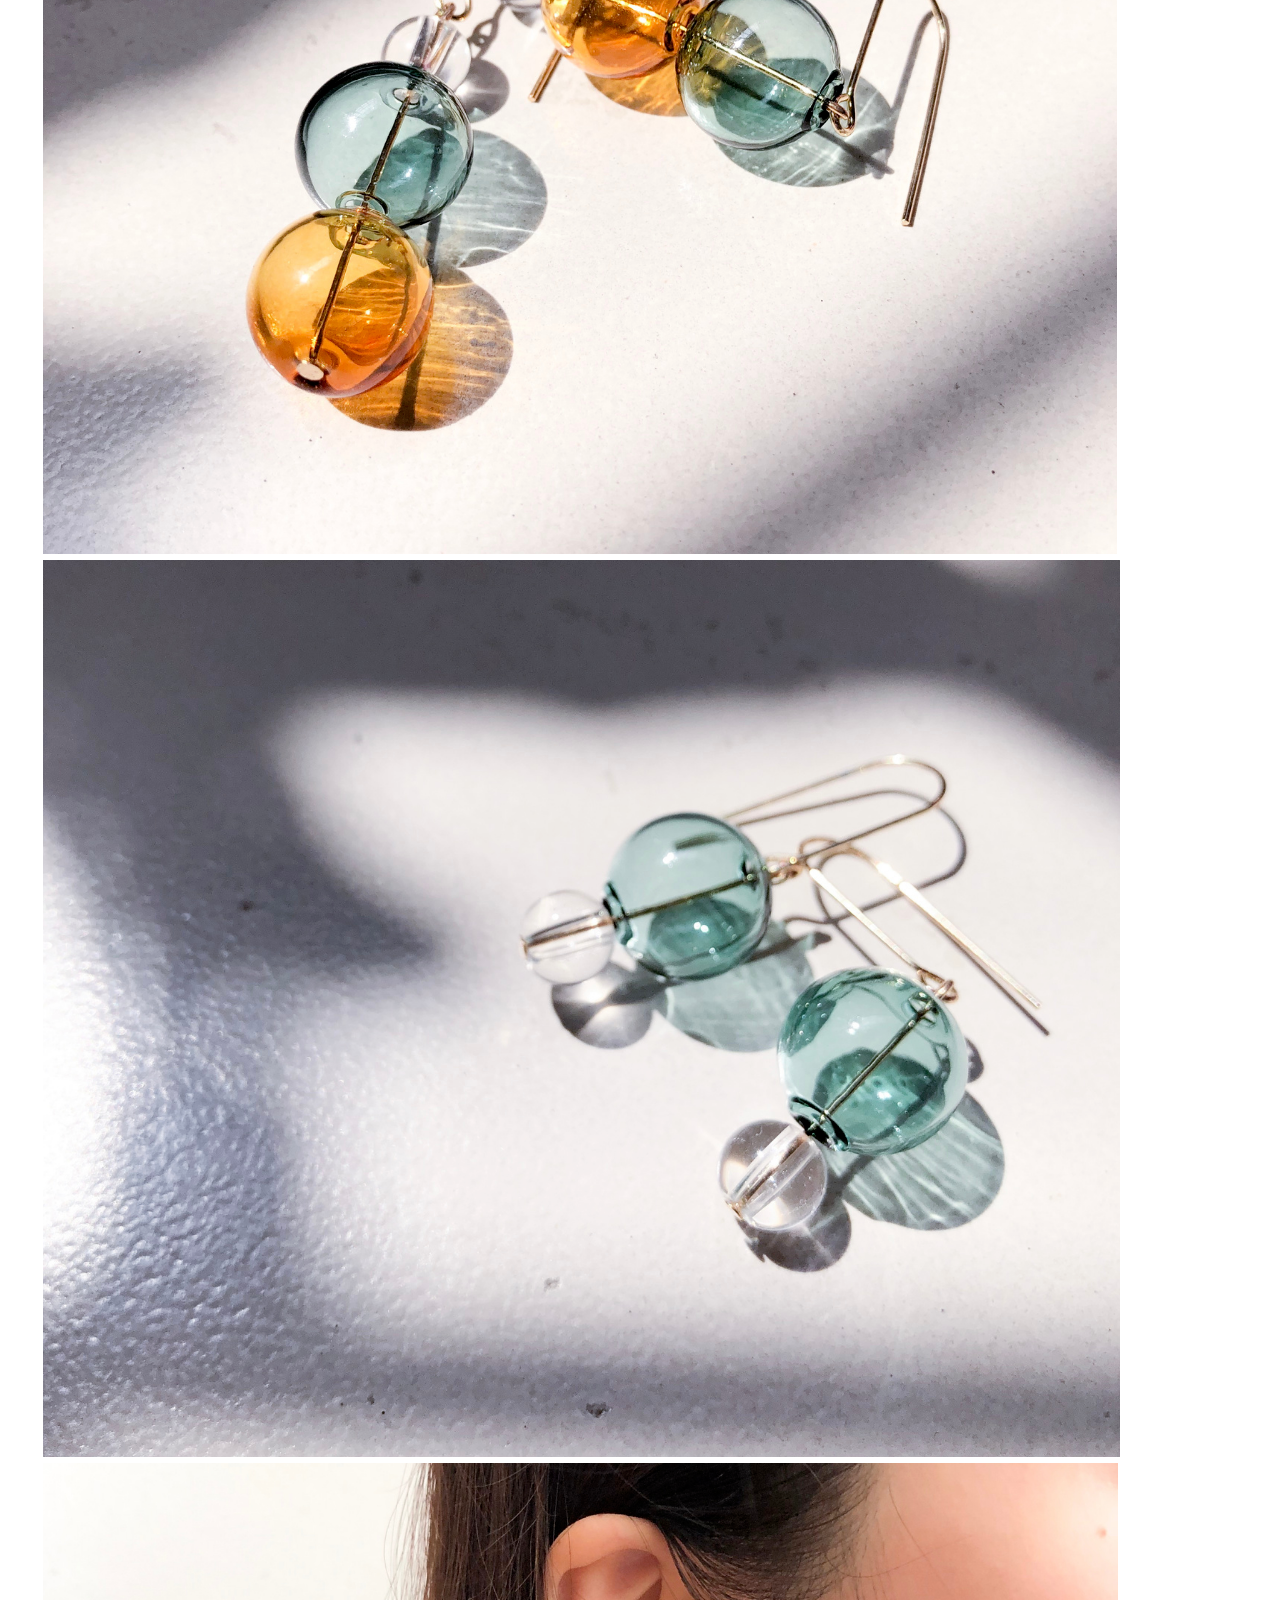
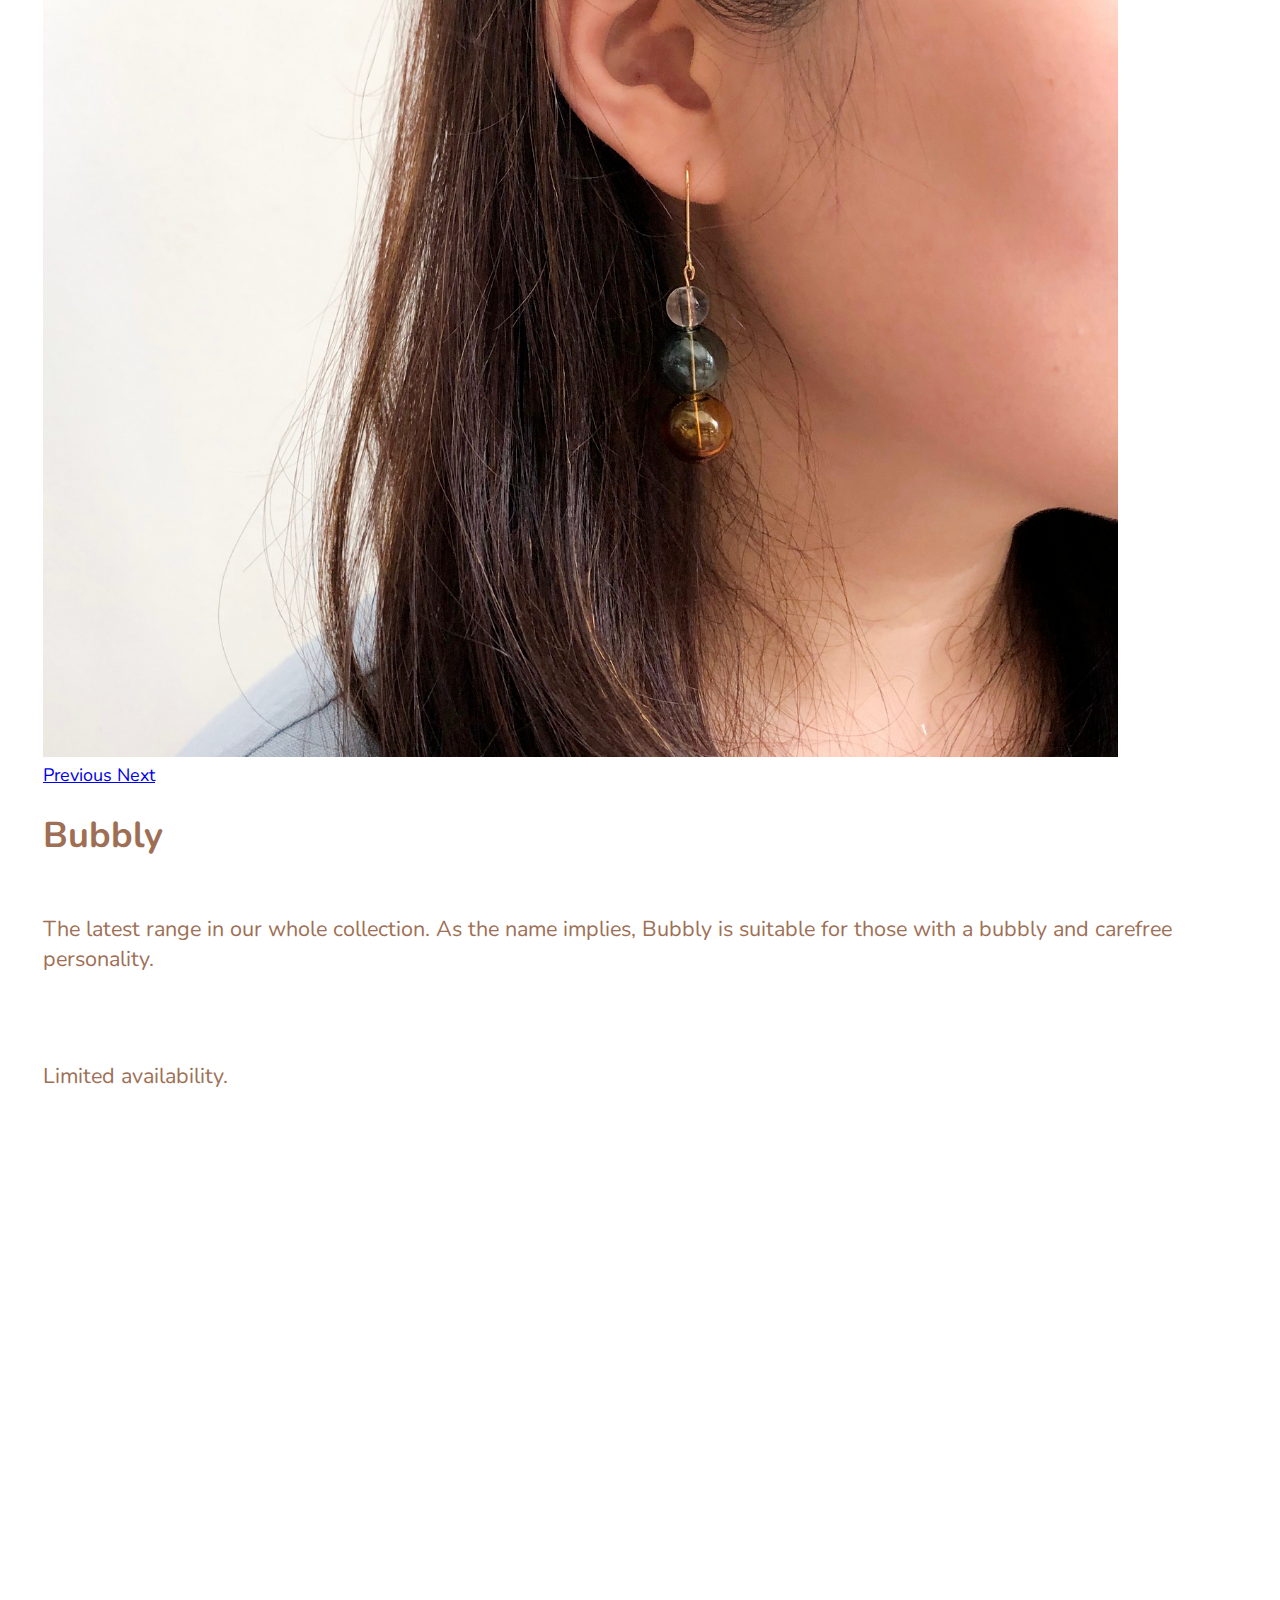
<file: collections.html>
<!DOCTYPE html>
<html lang="en">
  <head>
    <meta charset="UTF-8" />
    <meta name="viewport" content="width=device-width, initial-scale=1.0" />
    <link rel="stylesheet" href="https://cdn.jsdelivr.net/npm/bootstrap@4.5.3/dist/css/bootstrap.min.css" integrity="sha384-TX8t27EcRE3e/ihU7zmQxVncDAy5uIKz4rEkgIXeMed4M0jlfIDPvg6uqKI2xXr2" crossorigin="anonymous">
    <script src="https://cdn.jsdelivr.net/npm/bootstrap@4.5.3/dist/js/bootstrap.bundle.min.js" integrity="sha384-ho+j7jyWK8fNQe+A12Hb8AhRq26LrZ/JpcUGGOn+Y7RsweNrtN/tE3MoK7ZeZDyx" crossorigin="anonymous"></script>
    <script src="https://code.jquery.com/jquery-3.5.1.slim.min.js" integrity="sha384-DfXdz2htPH0lsSSs5nCTpuj/zy4C+OGpamoFVy38MVBnE+IbbVYUew+OrCXaRkfj" crossorigin="anonymous"></script>
    <script src="https://cdn.jsdelivr.net/npm/popper.js@1.16.1/dist/umd/popper.min.js" integrity="sha384-9/reFTGAW83EW2RDu2S0VKaIzap3H66lZH81PoYlFhbGU+6BZp6G7niu735Sk7lN" crossorigin="anonymous"></script>
    <script src="https://cdn.jsdelivr.net/npm/bootstrap@4.5.3/dist/js/bootstrap.min.js" integrity="sha384-w1Q4orYjBQndcko6MimVbzY0tgp4pWB4lZ7lr30WKz0vr/aWKhXdBNmNb5D92v7s" crossorigin="anonymous"></script>
    <link href="style.css" type="text/css" rel="stylesheet" />
    <link rel="preconnect" href="https://fonts.gstatic.com">
    <link href="https://fonts.googleapis.com/css2?family=Nunito:wght@300&display=swap" rel="stylesheet">
    <link rel="icon" href="image/logo.png" type="image/gif" sizes="16x16">
    <title>Collection</title>
  </head>

  <body>
    <!-- Navbar -->
    <nav class="navbar navbar-expand-lg navbar-light navbar-custom">
      <a class="navbar-brand active hb-align" href="index.html">
        <img
          src="image/logo.png"
          width="30"
          height="30"
          class="d-inline-block align-top"
          alt="Logo"
          loading="lazy"
        />
        woola woola
      </a>
      <button
        class="navbar-toggler"
        type="button"
        data-toggle="collapse"
        data-target="#navbarNavAltMarkup"
        aria-controls="navbarNavAltMarkup"
        aria-expanded="false"
        aria-label="Toggle navigation"
      >
        <span class="navbar-toggler-icon"></span>
      </button>
      <div class="collapse navbar-collapse" id="navbarNavAltMarkup">
        <div class="navbar-nav">
          <a class="nav-link" href="story.html">THE STORY</a>
          <a class="nav-link">OUR COLLECTIONS <span class="sr-only">(current)</span></a>
          <a class="nav-link" href="contact.html">CONTACT US</a>
        </div>
      </div>
    </nav>

    <!-- Classic -->
    <div class="container container-custom">
      <div class="row">
        <div class="col-md-8 image-center">
          <div id="carousel-classic" class="carousel slide container-content" data-ride="carousel" data-interval="false">
            <div class="carousel-inner">
              <div class="carousel-item active">
                <img src="image/classic/classic1.png" class="d-block w-100" alt="Classic 1">
              </div>
              <div class="carousel-item">
                <img src="image/classic/classic2.png" class="d-block w-100" alt="Classic 2">
              </div>
              <div class="carousel-item">
                <img src="image/classic/classic3.png" class="d-block w-100" alt="Classic 3">
              </div>
              <div class="carousel-item">
                <img src="image/classic/classic4.png" class="d-block w-100" alt="Classic 4">
              </div>
            </div>
            <a class="carousel-control-prev" href="#carousel-classic" role="button" data-slide="prev">
              <span class="carousel-control-prev-icon" aria-hidden="true"></span>
              <span class="sr-only">Previous</span>
            </a>
            <a class="carousel-control-next" href="#carousel-classic" role="button" data-slide="next">
              <span class="carousel-control-next-icon" aria-hidden="true"></span>
              <span class="sr-only">Next</span>
            </a>
          </div>
        </div>
        <div class="col-md-4 container-content">
          <h1 class="title-space">The Classic</h1>
          <p class="para-last">The original bestseller. Our Classic range brings you back in time to an earlier period, yet gives you an elegant look that is suitable for any occasion and fashion. Combines well with modern wear, to give a classy look.</p>
          <p class="para-mid">Available as dangles.</p>
        </div>
      </div>
    </div>

     <!-- Knotting -->
     <div class="container container-custom2">
      <div class="row">
        <div class="col-md-8 image-center">
          <div id="carousel-knotting" class="carousel slide container-content" data-ride="carousel" data-interval="false">
            <div class="carousel-inner">
              <div class="carousel-item active">
                <img src="image/knotting/knotting1.png" class="d-block w-100" alt="Knotting 1">
              </div>
              <div class="carousel-item">
                <img src="image/knotting/knotting2.png" class="d-block w-100" alt="Knotting 2">
              </div>
              <div class="carousel-item">
                <img src="image/knotting/knotting3.png" class="d-block w-100" alt="Knotting 3">
              </div>
              <div class="carousel-item">
                <img src="image/knotting/knotting4.png" class="d-block w-100" alt="Knotting 4">
              </div>
            </div>
            <a class="carousel-control-prev" href="#carousel-knotting" role="button" data-slide="prev">
              <span class="carousel-control-prev-icon" aria-hidden="true"></span>
              <span class="sr-only">Previous</span>
            </a>
            <a class="carousel-control-next" href="#carousel-knotting" role="button" data-slide="next">
              <span class="carousel-control-next-icon" aria-hidden="true"></span>
              <span class="sr-only">Next</span>
            </a>
          </div>
        </div>
        <div class="col-md-4 container-content">
          <h1 class="title-space">Knotting</h1>
          <p class="para-last">Hand made to perfection, the Knotting Collection is an artwork of fine form. It is a blend of traditional fashion with a zest of chic. A hot favourite during Chinese New Year season and suitable to be worn with traditional costumes.</p>
          <p class="para-mid">Available as studs, dangles or hoops.</p>
        </div>
      </div>
    </div>

       <!-- Stone -->
       <div class="container container-custom">
        <div class="row">
          <div class="col-md-8 image-center">
            <div id="carousel-stone" class="carousel slide container-content" data-ride="carousel" data-interval="false">
              <div class="carousel-inner">
                <div class="carousel-item active">
                  <img src="image/stone/stone1.png" class="d-block w-100" alt="Stone 1">
                </div>
                <div class="carousel-item">
                  <img src="image/stone/stone2.png" class="d-block w-100" alt="Stone 2">
                </div>
                <div class="carousel-item">
                  <img src="image/stone/stone3.png" class="d-block w-100" alt="Stone 3">
                </div>
                <div class="carousel-item">
                  <img src="image/stone/stone4.png" class="d-block w-100" alt="Stone 4">
                </div>
              </div>
              <a class="carousel-control-prev" href="#carousel-stone" role="button" data-slide="prev">
                <span class="carousel-control-prev-icon" aria-hidden="true"></span>
                <span class="sr-only">Previous</span>
              </a>
              <a class="carousel-control-next" href="#carousel-stone" role="button" data-slide="next">
                <span class="carousel-control-next-icon" aria-hidden="true"></span>
                <span class="sr-only">Next</span>
              </a>
            </div>
          </div>
          <div class="col-md-4 container-content">
            <h1 class="title-space">Stone</h1>
            <p class="para-last">The Stone range embodies nature in art. Obtained from natural sources, the stones are metamorphic in nature and are carefully polished for extra resistance against humidity and moist. </p>
            <p class="para-mid">Available as dangles and hoops.</p>
          </div>
        </div>
      </div>

       <!-- Bubbly -->
       <div class="container container-custom2">
        <div class="row">
          <div class="col-md-8 image-center">
            <div id="carousel-bubbly" class="carousel slide container-content" data-ride="carousel" data-interval="false">
              <div class="carousel-inner">
                <div class="carousel-item active">
                  <img src="image/bubbly/bubbly1.png" class="d-block w-100" alt="Bubbly 1">
                </div>
                <div class="carousel-item">
                  <img src="image/bubbly/bubbly2.png" class="d-block w-100" alt="Bubbly 2">
                </div>
                <div class="carousel-item">
                  <img src="image/bubbly/bubbly3.png" class="d-block w-100" alt="Bubbly 3">
                </div>
              </div>
              <a class="carousel-control-prev" href="#carousel-bubbly" role="button" data-slide="prev">
                <span class="carousel-control-prev-icon" aria-hidden="true"></span>
                <span class="sr-only">Previous</span>
              </a>
              <a class="carousel-control-next" href="#carousel-bubbly" role="button" data-slide="next">
                <span class="carousel-control-next-icon" aria-hidden="true"></span>
                <span class="sr-only">Next</span>
              </a>
            </div>
          </div>
          <div class="col-md-4 container-content">
            <h1 class="title-space">Bubbly</h1>
            <p class="para-last">The latest range in our whole collection. As the name implies, Bubbly is suitable for those with a bubbly and carefree personality. </p>
            <p class="para-mid">Limited availability.</p>
          </div>
        </div>
      </div>

  <!-- Footer -->
  <footer>
    <div class="footer">
      <h6>CONTACT US</h6>
      <a href="https://www.facebook.com/woolawoola.sg">
        <img src="image/facebook.png" height="45" width="45" alt="FB link">
      </a>
      <a href="https://www.instagram.com/woola.woola/">
        <img src="image/instagram.png" height="35" width="65" alt="IG link">
      </a>
      <p class="footer-text">&#169; 2020, Woola Woola. All rights reserved.</p>
    </div>
  </footer>
</body>

</html>
</file>
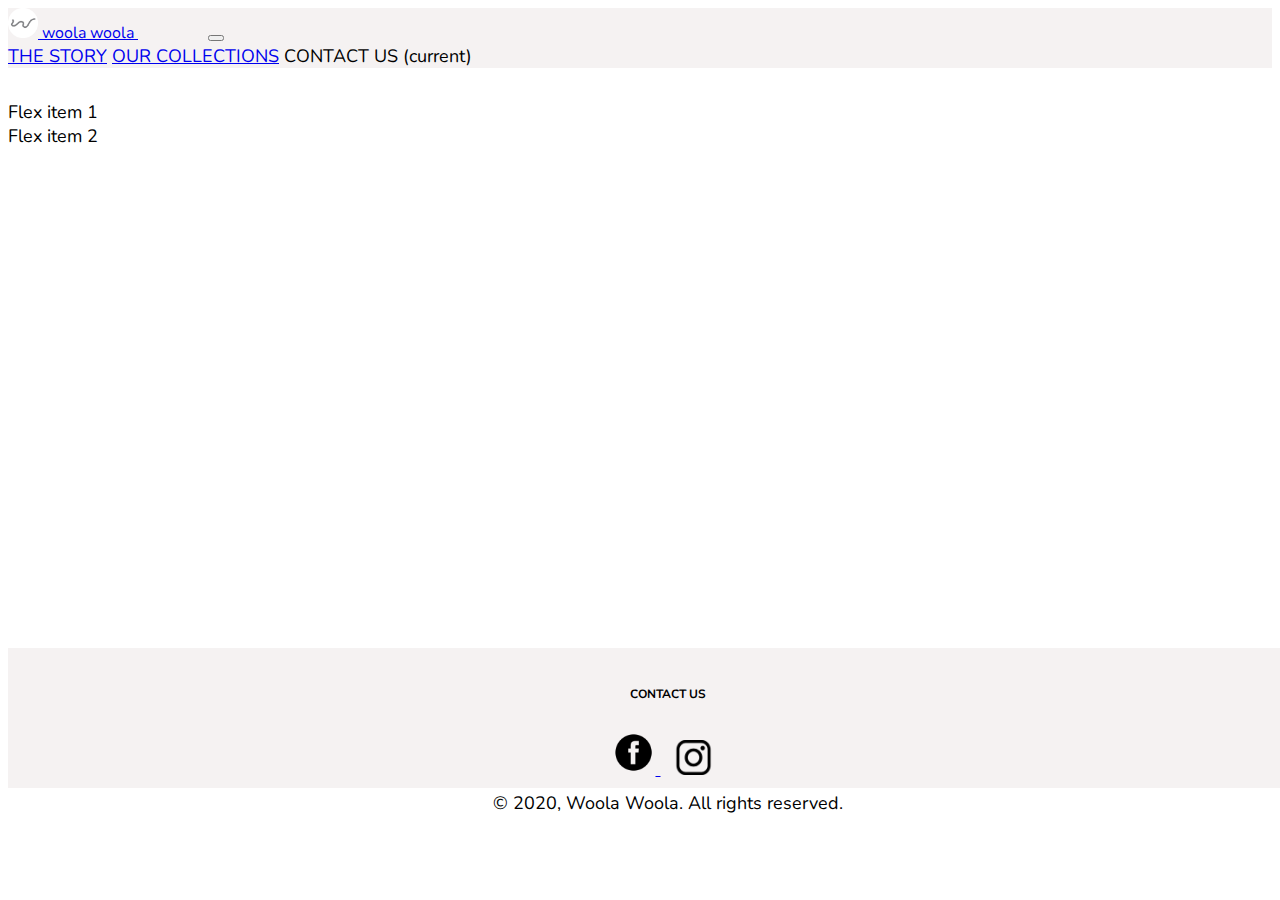
<file: contact.html>
<!DOCTYPE html>
<html lang="en">
  <head>
    <meta charset="UTF-8" />
    <meta name="viewport" content="width=device-width, initial-scale=1.0" />
    <link rel="stylesheet" href="https://cdn.jsdelivr.net/npm/bootstrap@4.5.3/dist/css/bootstrap.min.css" integrity="sha384-TX8t27EcRE3e/ihU7zmQxVncDAy5uIKz4rEkgIXeMed4M0jlfIDPvg6uqKI2xXr2" crossorigin="anonymous">
    <script src="https://cdn.jsdelivr.net/npm/bootstrap@4.5.3/dist/js/bootstrap.bundle.min.js" integrity="sha384-ho+j7jyWK8fNQe+A12Hb8AhRq26LrZ/JpcUGGOn+Y7RsweNrtN/tE3MoK7ZeZDyx" crossorigin="anonymous"></script>
    <script src="https://code.jquery.com/jquery-3.5.1.slim.min.js" integrity="sha384-DfXdz2htPH0lsSSs5nCTpuj/zy4C+OGpamoFVy38MVBnE+IbbVYUew+OrCXaRkfj" crossorigin="anonymous"></script>
    <script src="https://cdn.jsdelivr.net/npm/popper.js@1.16.1/dist/umd/popper.min.js" integrity="sha384-9/reFTGAW83EW2RDu2S0VKaIzap3H66lZH81PoYlFhbGU+6BZp6G7niu735Sk7lN" crossorigin="anonymous"></script>
    <script src="https://cdn.jsdelivr.net/npm/bootstrap@4.5.3/dist/js/bootstrap.min.js" integrity="sha384-w1Q4orYjBQndcko6MimVbzY0tgp4pWB4lZ7lr30WKz0vr/aWKhXdBNmNb5D92v7s" crossorigin="anonymous"></script>
    <link href="style.css" type="text/css" rel="stylesheet" />
    <link rel="preconnect" href="https://fonts.gstatic.com">
    <link href="https://fonts.googleapis.com/css2?family=Nunito:wght@300&display=swap" rel="stylesheet">
    <title>Contact Us</title>
  </head>

  <body>
    <!-- Navbar -->
    <nav class="navbar navbar-expand-lg navbar-light navbar-custom">
      <a class="navbar-brand active hb-align" href="index.html">
        <img
          src="image/logo.png"
          width="30"
          height="30"
          class="d-inline-block align-top"
          alt="Logo"
          loading="lazy"
        />
        woola woola
      </a>
      <button
        class="navbar-toggler"
        type="button"
        data-toggle="collapse"
        data-target="#navbarNavAltMarkup"
        aria-controls="navbarNavAltMarkup"
        aria-expanded="false"
        aria-label="Toggle navigation"
      >
        <span class="navbar-toggler-icon"></span>
      </button>
      <div class="collapse navbar-collapse" id="navbarNavAltMarkup">
        <div class="navbar-nav">
          <a class="nav-link" href="story.html">THE STORY</a>
          <a class="nav-link" href="collections.html">OUR COLLECTIONS</a>
          <a class="nav-link">CONTACT US <span class="sr-only">(current)</span></a>
        </div>
      </div>
    </nav>

    <!-- Contact Us -->
    <div class="d-flex flex-column bd-highlight mb-3 form">
      <div class="p-2 bd-highlight">Flex item 1</div>
      <div class="p-2 bd-highlight">Flex item 2</div>
    </div>
  </body>

  <!-- Footer -->
  <footer>
    <div class="footer">
      <h6>CONTACT US</h6>
      <a href="https://www.facebook.com/woolawoola.sg">
          <img src="image/facebook.png" height="45px" width="45px" alt="FB link">
      </a>
      <a href="https://www.instagram.com/woola.woola/">
          <img src="image/instagram.png" height="35px" width="65px" alt="IG link">
      </a>
      <p class="footer-text">&#169 2020, Woola Woola. All rights reserved.</p>
    </div>
  </footer>

</html>
</file>
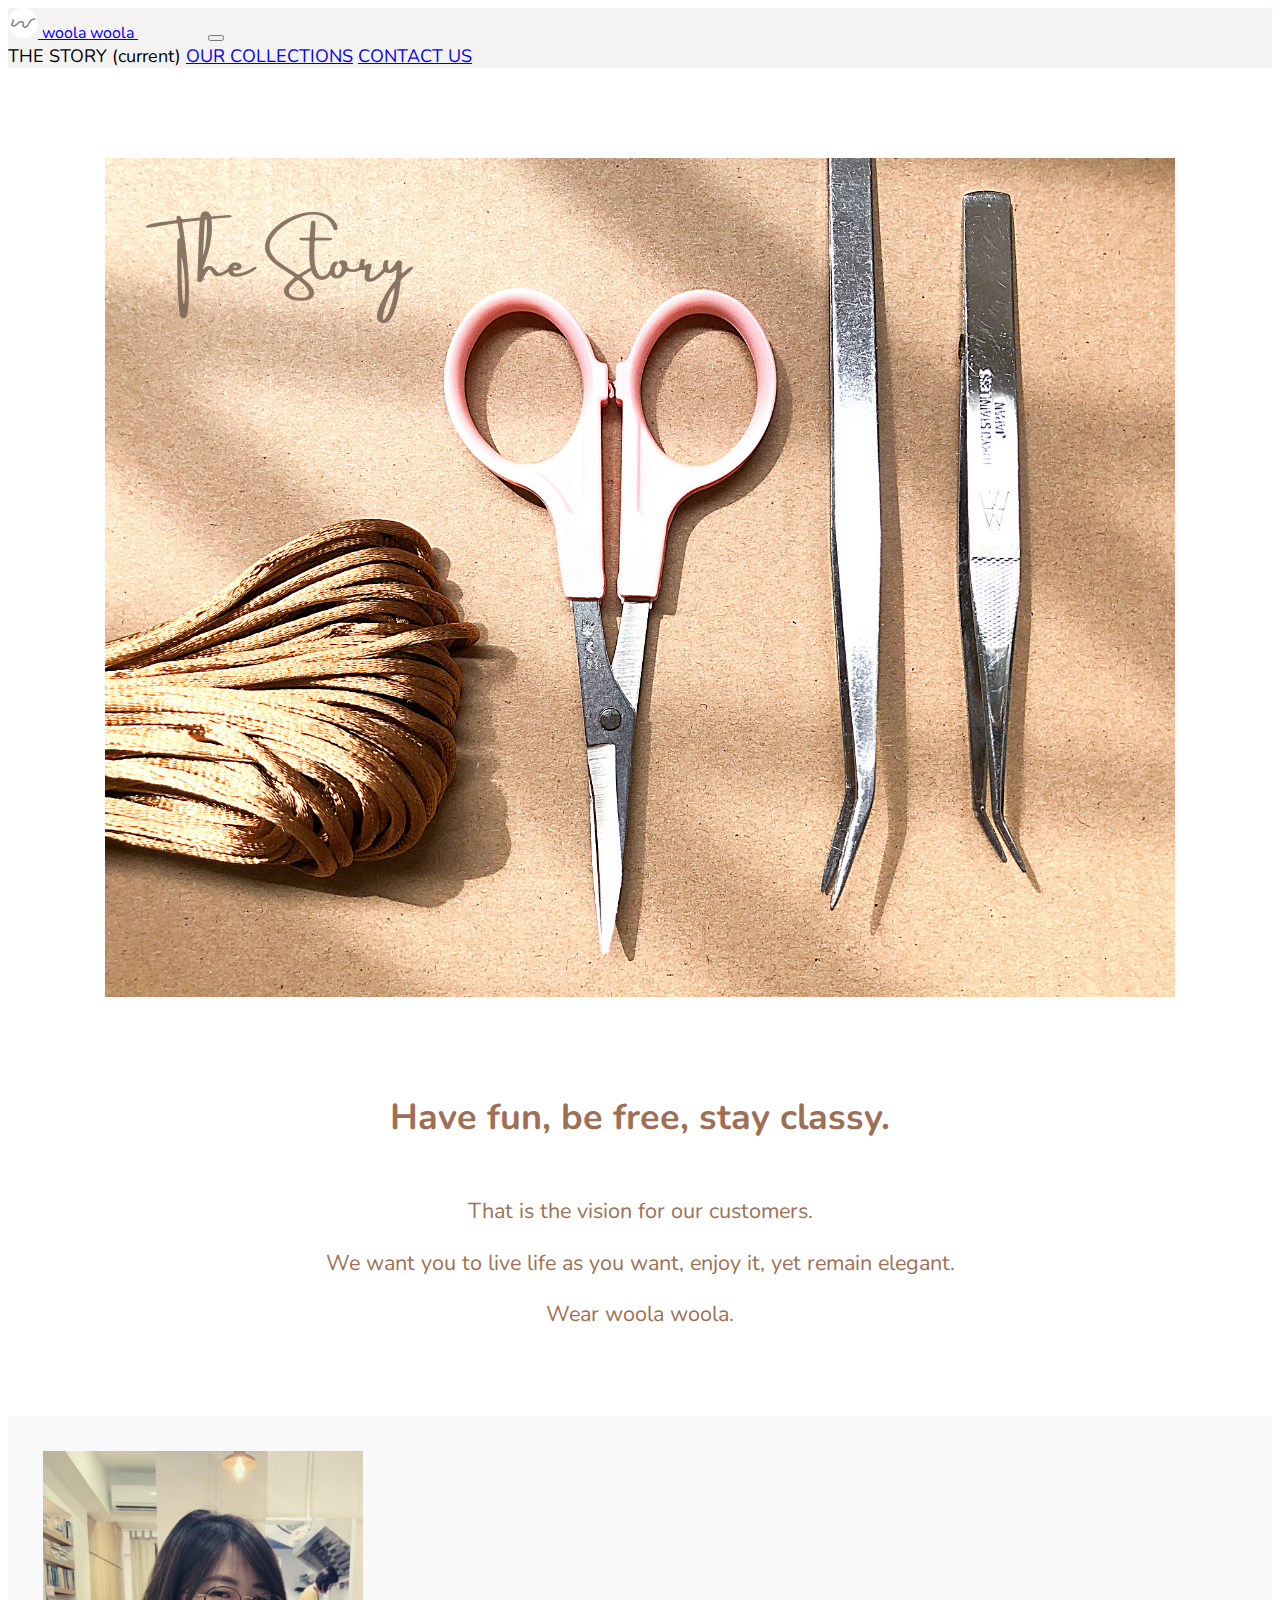
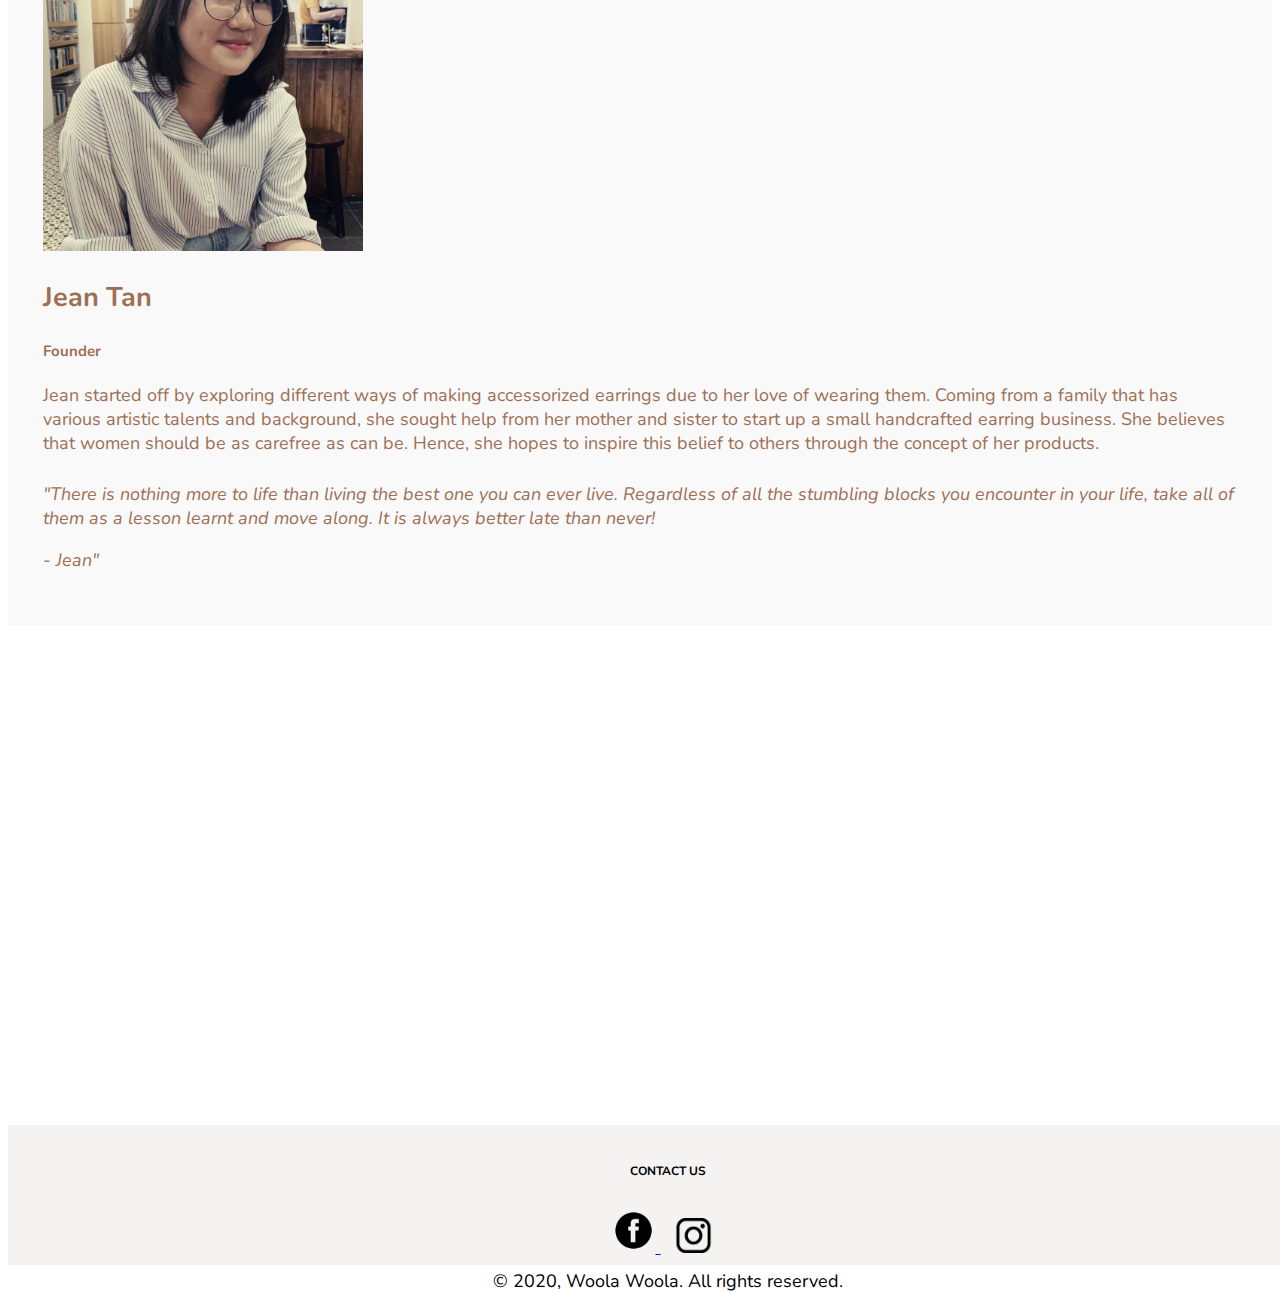
<file: story.html>
<!DOCTYPE html>
<html lang="en">
  <head>
    <meta charset="UTF-8" />
    <meta name="viewport" content="width=device-width, initial-scale=1.0" />
    <link rel="stylesheet" href="https://cdn.jsdelivr.net/npm/bootstrap@4.5.3/dist/css/bootstrap.min.css" integrity="sha384-TX8t27EcRE3e/ihU7zmQxVncDAy5uIKz4rEkgIXeMed4M0jlfIDPvg6uqKI2xXr2" crossorigin="anonymous">
    <script src="https://cdn.jsdelivr.net/npm/bootstrap@4.5.3/dist/js/bootstrap.bundle.min.js" integrity="sha384-ho+j7jyWK8fNQe+A12Hb8AhRq26LrZ/JpcUGGOn+Y7RsweNrtN/tE3MoK7ZeZDyx" crossorigin="anonymous"></script>
    <script src="https://code.jquery.com/jquery-3.5.1.slim.min.js" integrity="sha384-DfXdz2htPH0lsSSs5nCTpuj/zy4C+OGpamoFVy38MVBnE+IbbVYUew+OrCXaRkfj" crossorigin="anonymous"></script>
    <script src="https://cdn.jsdelivr.net/npm/popper.js@1.16.1/dist/umd/popper.min.js" integrity="sha384-9/reFTGAW83EW2RDu2S0VKaIzap3H66lZH81PoYlFhbGU+6BZp6G7niu735Sk7lN" crossorigin="anonymous"></script>
    <script src="https://cdn.jsdelivr.net/npm/bootstrap@4.5.3/dist/js/bootstrap.min.js" integrity="sha384-w1Q4orYjBQndcko6MimVbzY0tgp4pWB4lZ7lr30WKz0vr/aWKhXdBNmNb5D92v7s" crossorigin="anonymous"></script>
    <link href="style.css" type="text/css" rel="stylesheet" />
    <link rel="preconnect" href="https://fonts.gstatic.com">
    <link href="https://fonts.googleapis.com/css2?family=Nunito:wght@300&display=swap" rel="stylesheet">
    <link rel="icon" href="image/logo.png" type="image/gif" sizes="16x16">
    <title>The Story</title>
  </head>

  <body>
    <!-- Navbar -->
    <nav class="navbar navbar-expand-lg navbar-light navbar-custom">
      <a class="navbar-brand active hb-align" href="index.html">
        <img
          src="image/logo.png"
          width="30"
          height="30"
          class="d-inline-block align-top"
          alt="Logo"
          loading="lazy"
        />
        woola woola
      </a>
      <button
        class="navbar-toggler"
        type="button"
        data-toggle="collapse"
        data-target="#navbarNavAltMarkup"
        aria-controls="navbarNavAltMarkup"
        aria-expanded="false"
        aria-label="Toggle navigation"
      >
        <span class="navbar-toggler-icon"></span>
      </button>
      <div class="collapse navbar-collapse" id="navbarNavAltMarkup">
        <div class="navbar-nav">
          <a class="nav-link">THE STORY <span class="sr-only">(current)</span></a>
          <a class="nav-link" href="collections.html">OUR COLLECTIONS</a>
          <a class="nav-link" href="contact.html">CONTACT US</a>
        </div>
      </div>
    </nav>

    <!-- Story Banner -->
    <div class="banner">
      <img src="image/story-banner.png" class="img-fluid" alt="Story Banner">
    </div>

    <!-- Our Vision -->
    <div class="description">
      <h1 class="title-space">Have fun, be free, stay classy.</h1>
      <p class="para-mid">That is the vision for our customers.</p>
      <p class="para-mid">We want you to live life as you want, enjoy it, yet remain elegant.</p>
      <p class="para-last">Wear woola woola.</p>
    </div>

    <!-- The Story -->
    <div class="container container-custom">
      <div class="row">
        <div class="col-lg-4 image-center">
          <img src="image/jean-tan.png" width="320" height="400" alt="The Story" class="container-content">
        </div>
        <div class="col-lg-8 container-content">
          <h2>Jean Tan</h2>
          <h5 class="title-space">Founder</h5>
          <p class="title-space">Jean started off by exploring different ways of making accessorized earrings due to her love of wearing them. Coming from a family that has various artistic talents and background, she sought help from her mother and sister to start up a small handcrafted earring business. She believes that women should be as carefree as can be. Hence, she hopes to inspire this belief to others through the concept of her products.</p>
          <p><i>"There is nothing more to life than living the best one you can ever live. Regardless of all the stumbling blocks you encounter in your life, take all of them as a lesson learnt and move along. It is always better late than never!</i></p>
          <p><i>- Jean"</i></p>
        </div>
      </div>
    </div>
  </body>

  <!-- Footer -->
  <footer>
    <div class="footer">
      <h6>CONTACT US</h6>
      <a href="https://www.facebook.com/woolawoola.sg">
        <img src="image/facebook.png" height="45px" width="45px" alt="FB link">
      </a>
      <a href="https://www.instagram.com/woola.woola/">
        <img src="image/instagram.png" height="35px" width="65px" alt="IG link">
      </a>
      <p class="footer-text">&#169 2020, Woola Woola. All rights reserved.</p>
    </div>
  </footer>

</html>
</file>
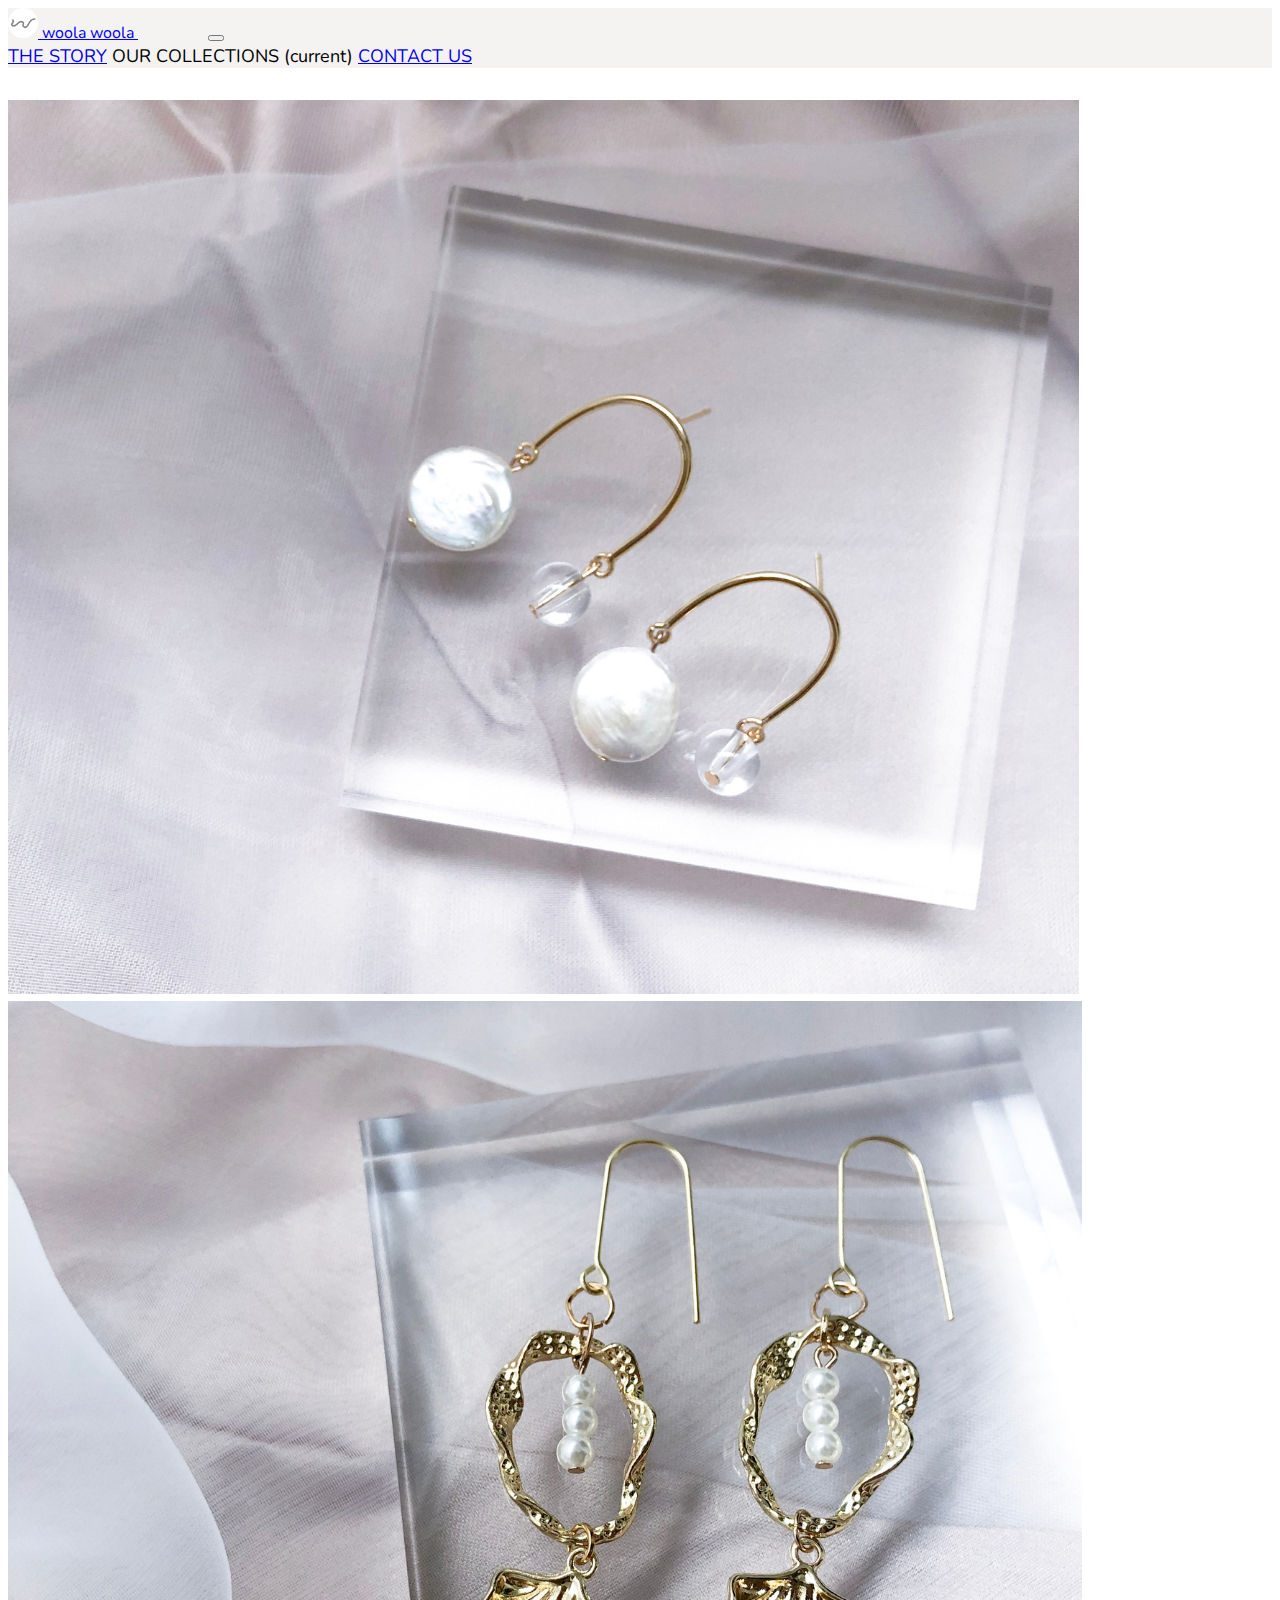
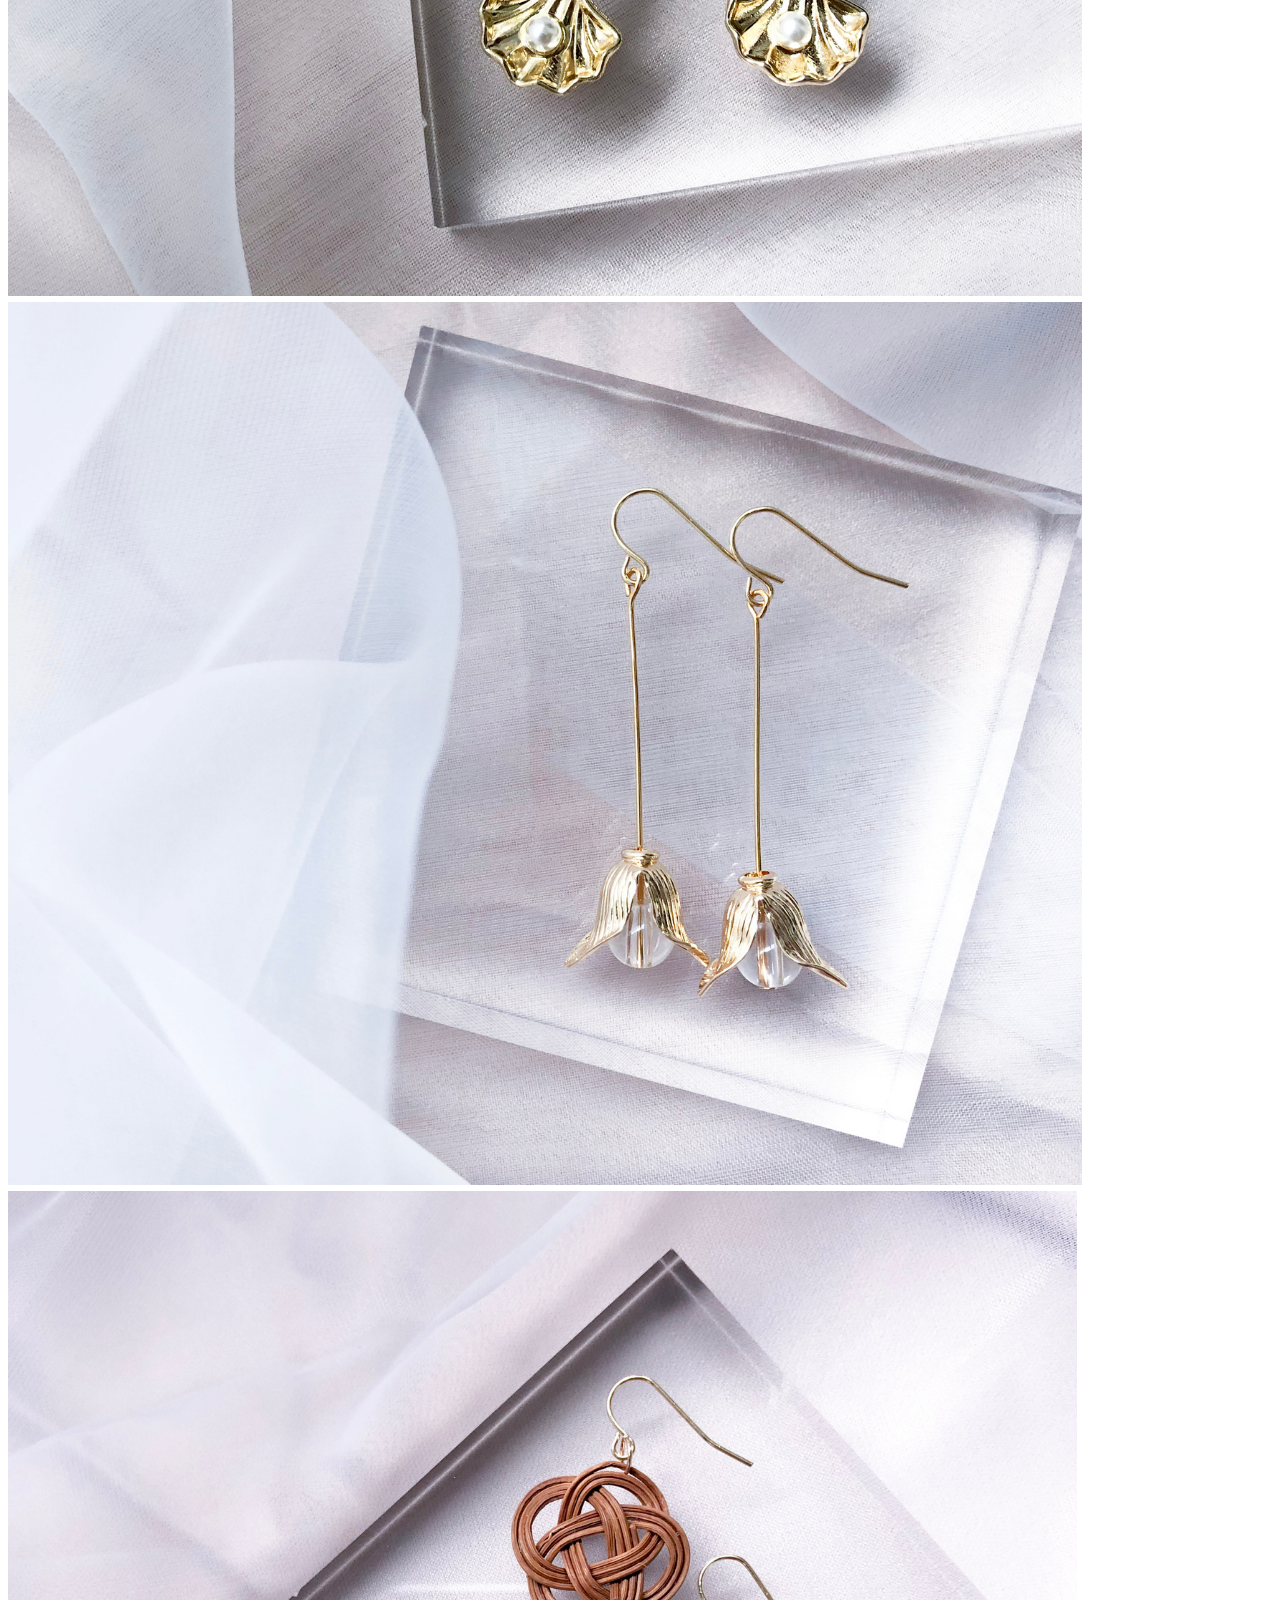
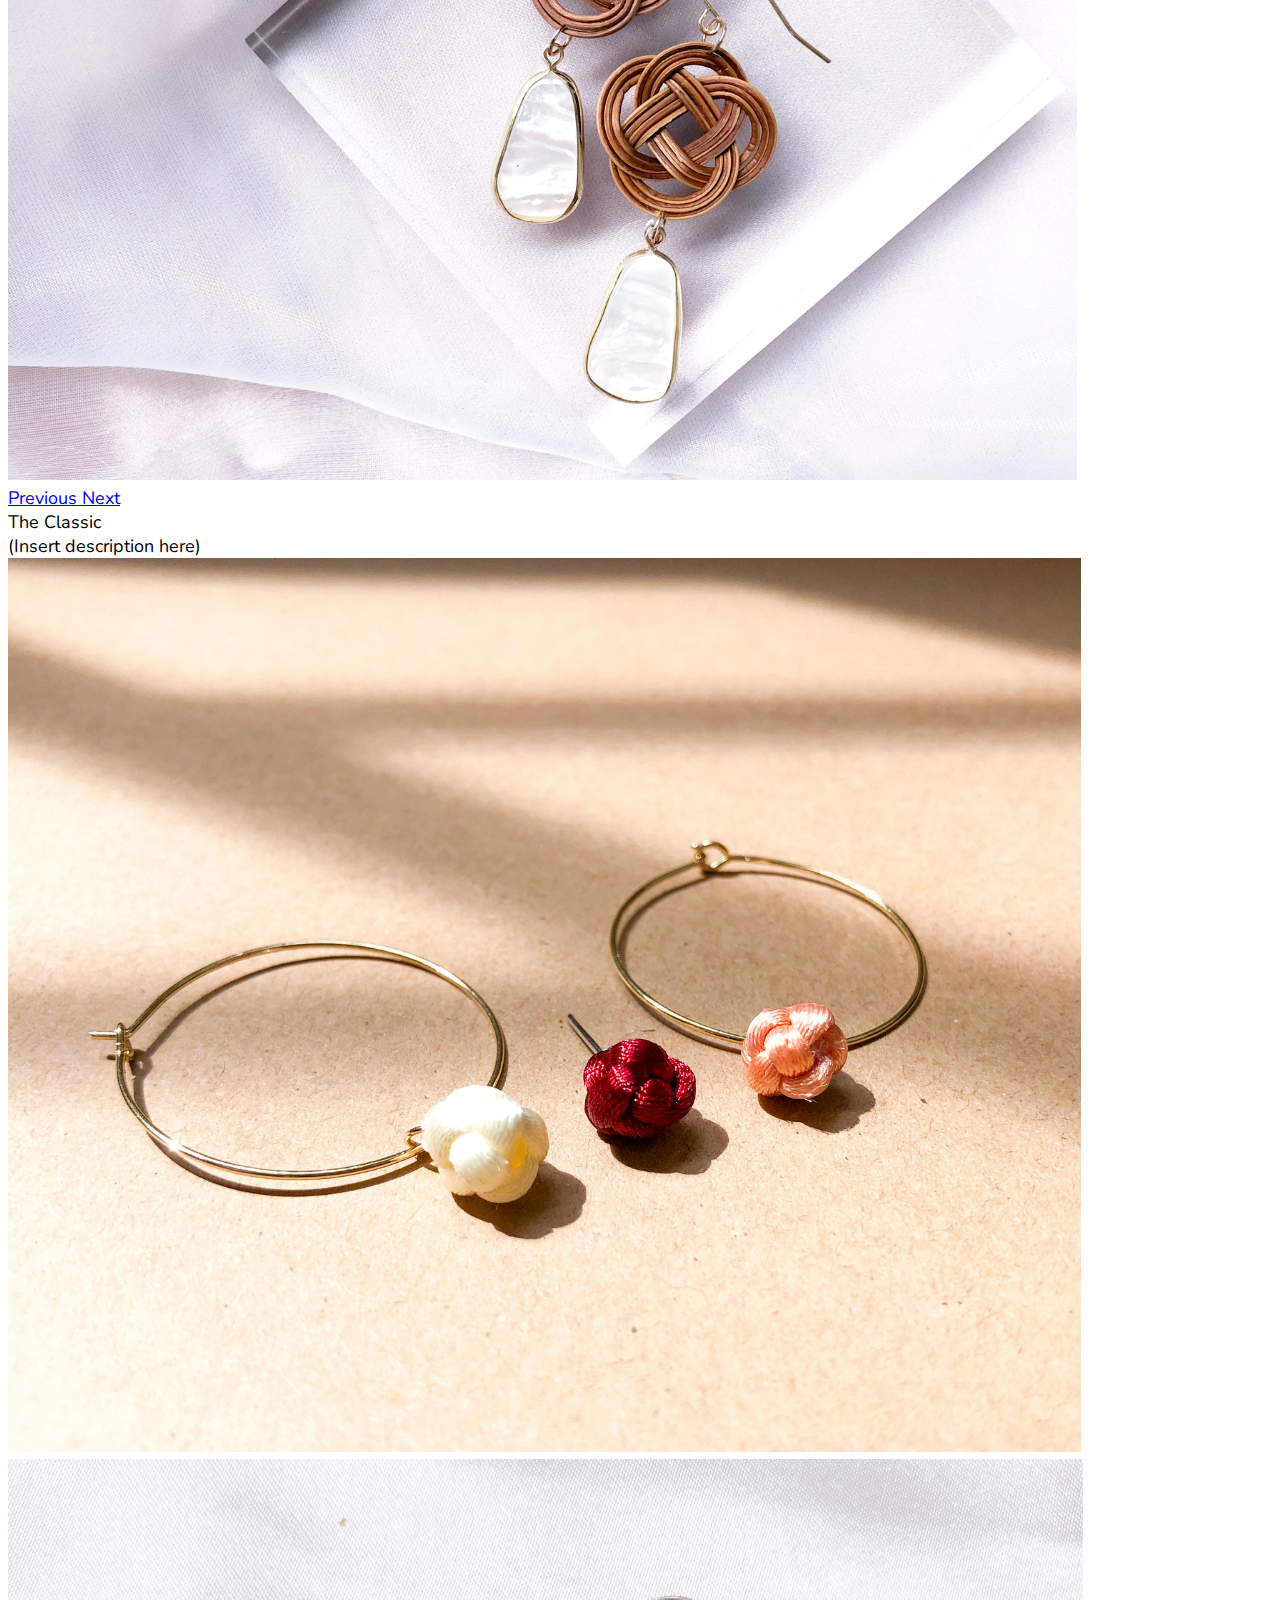
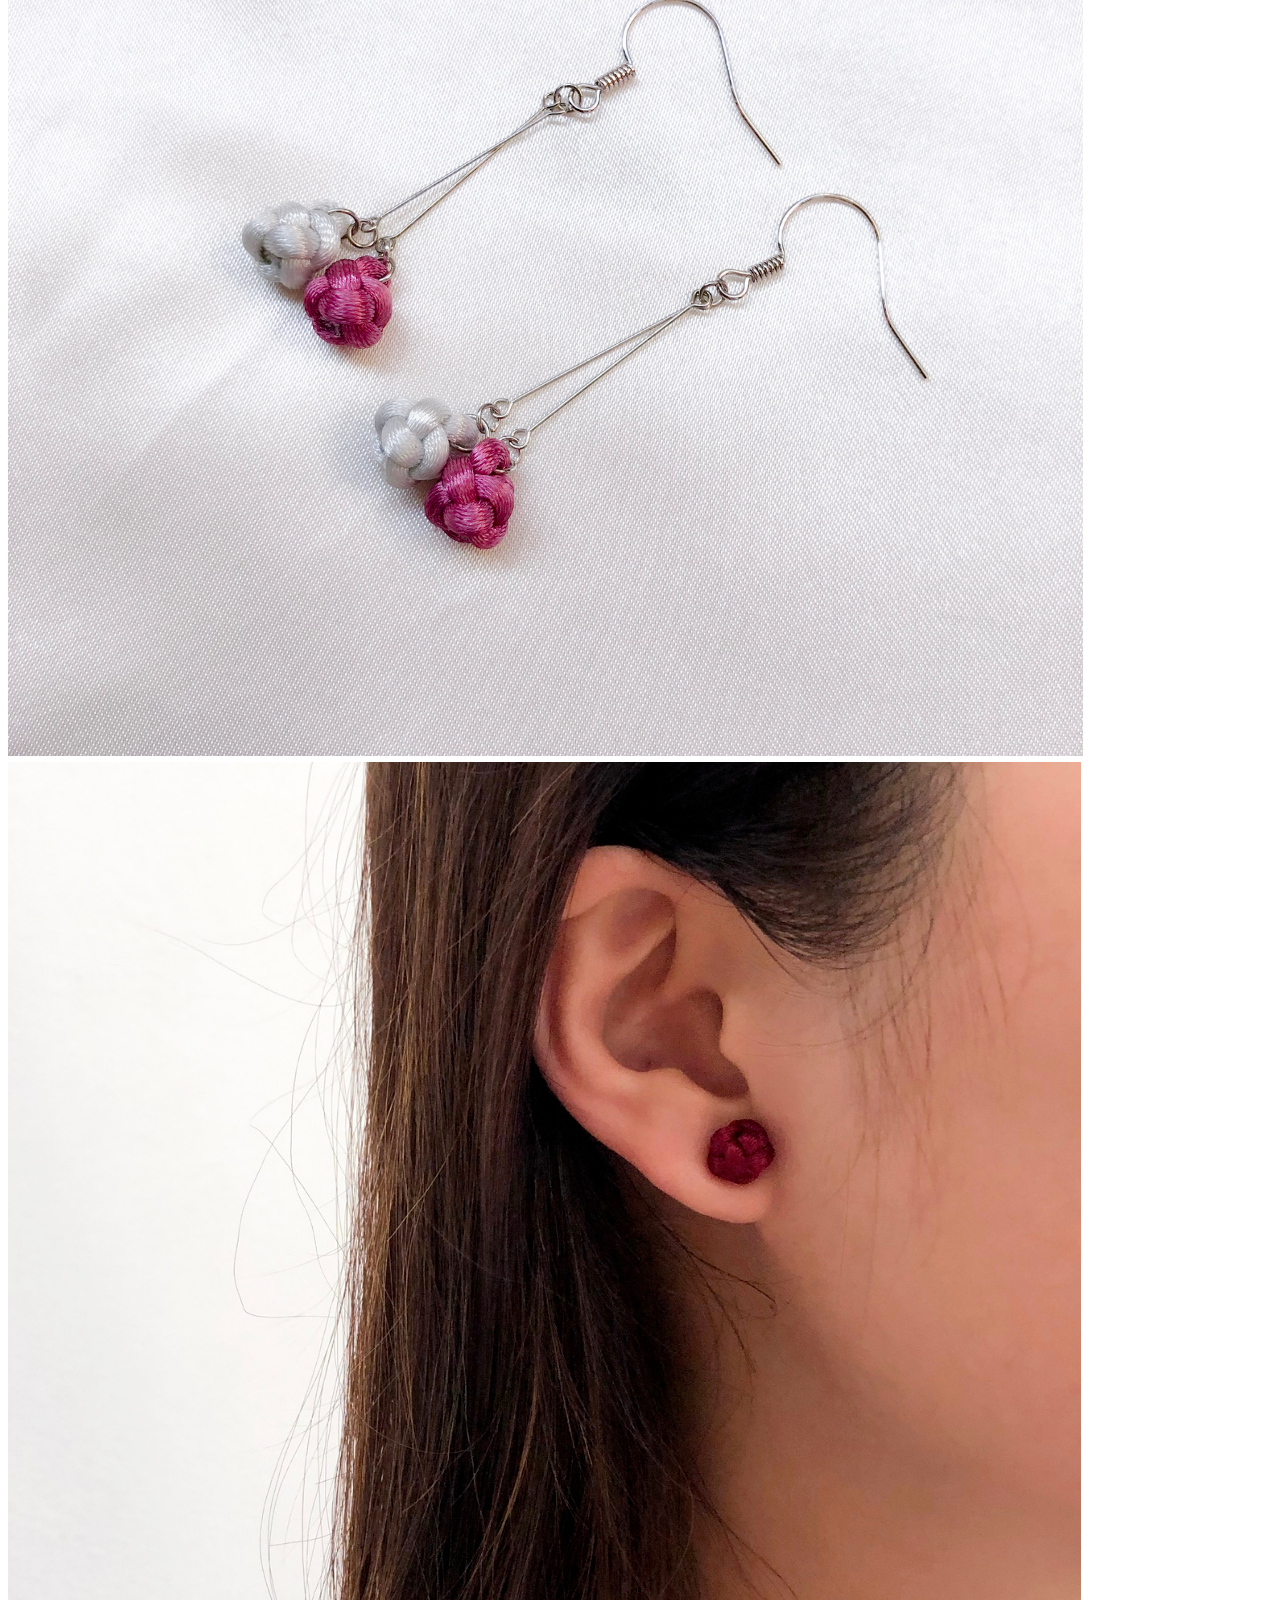
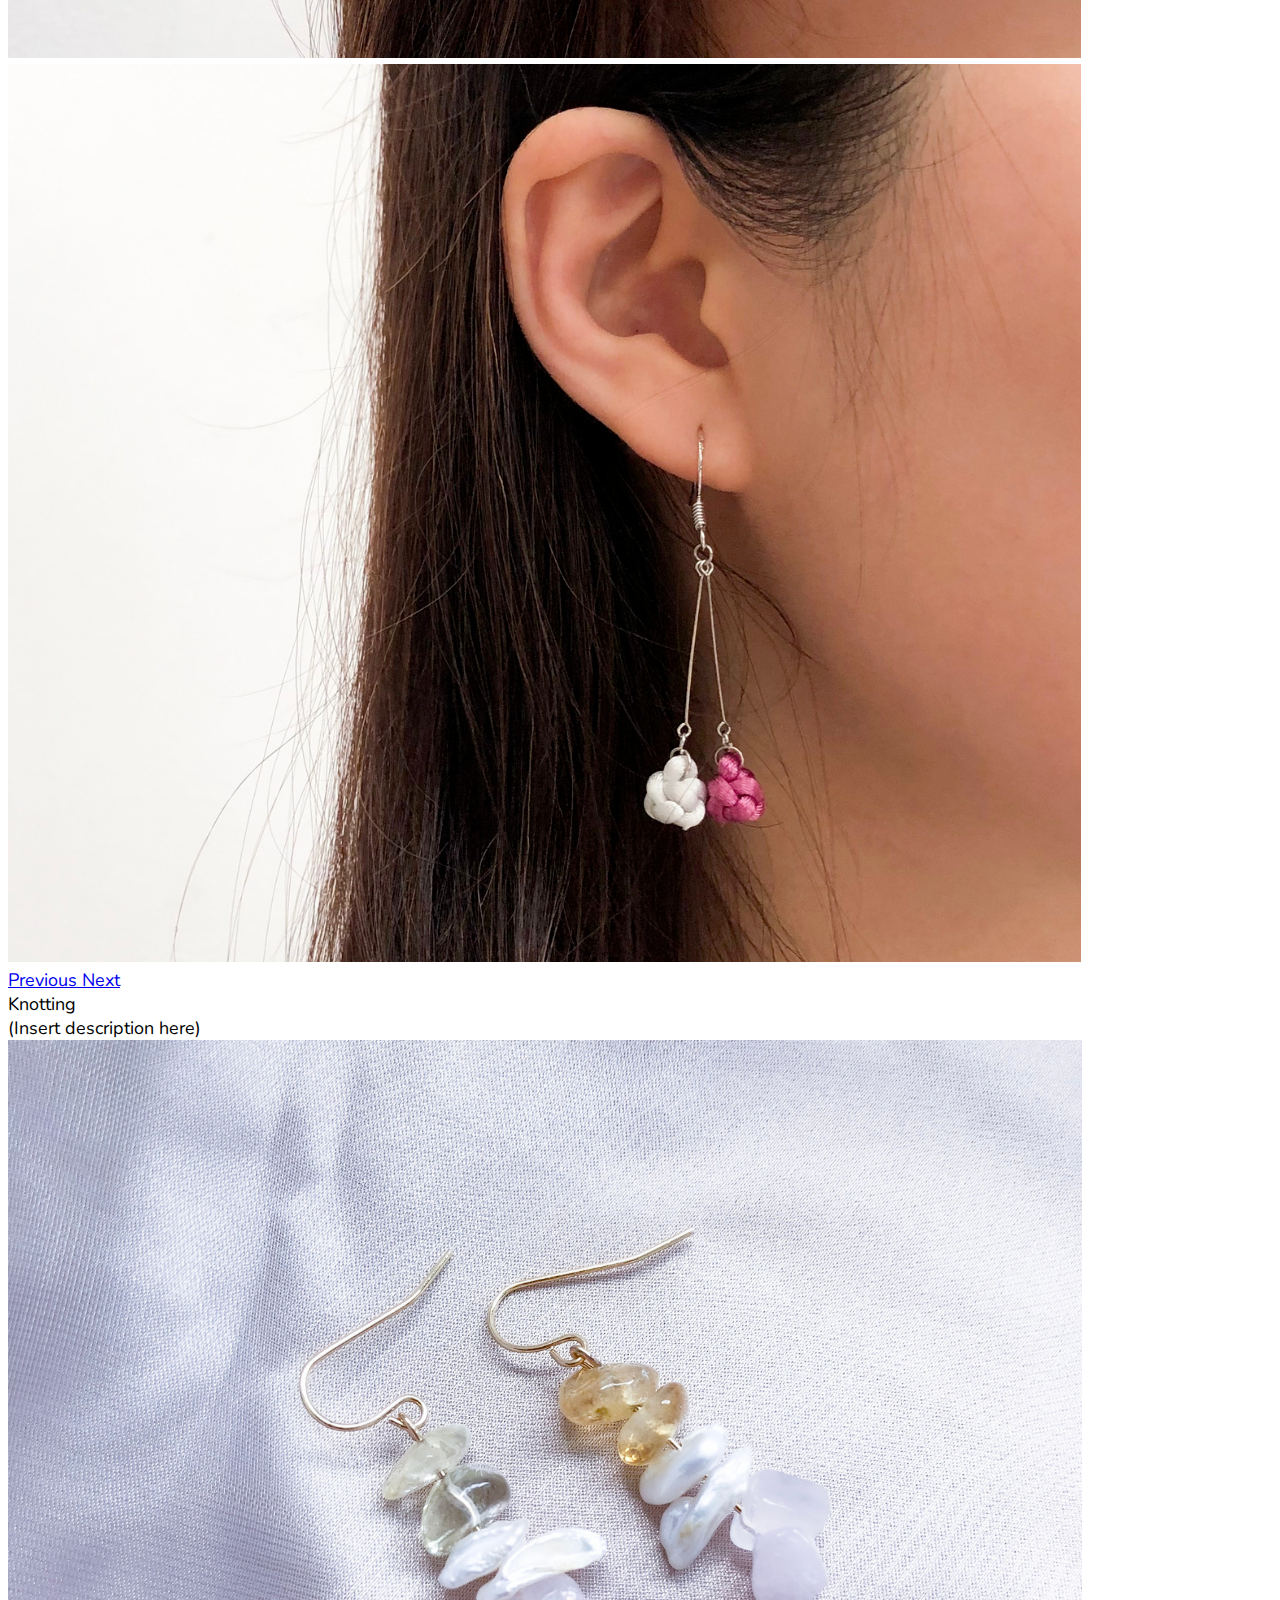
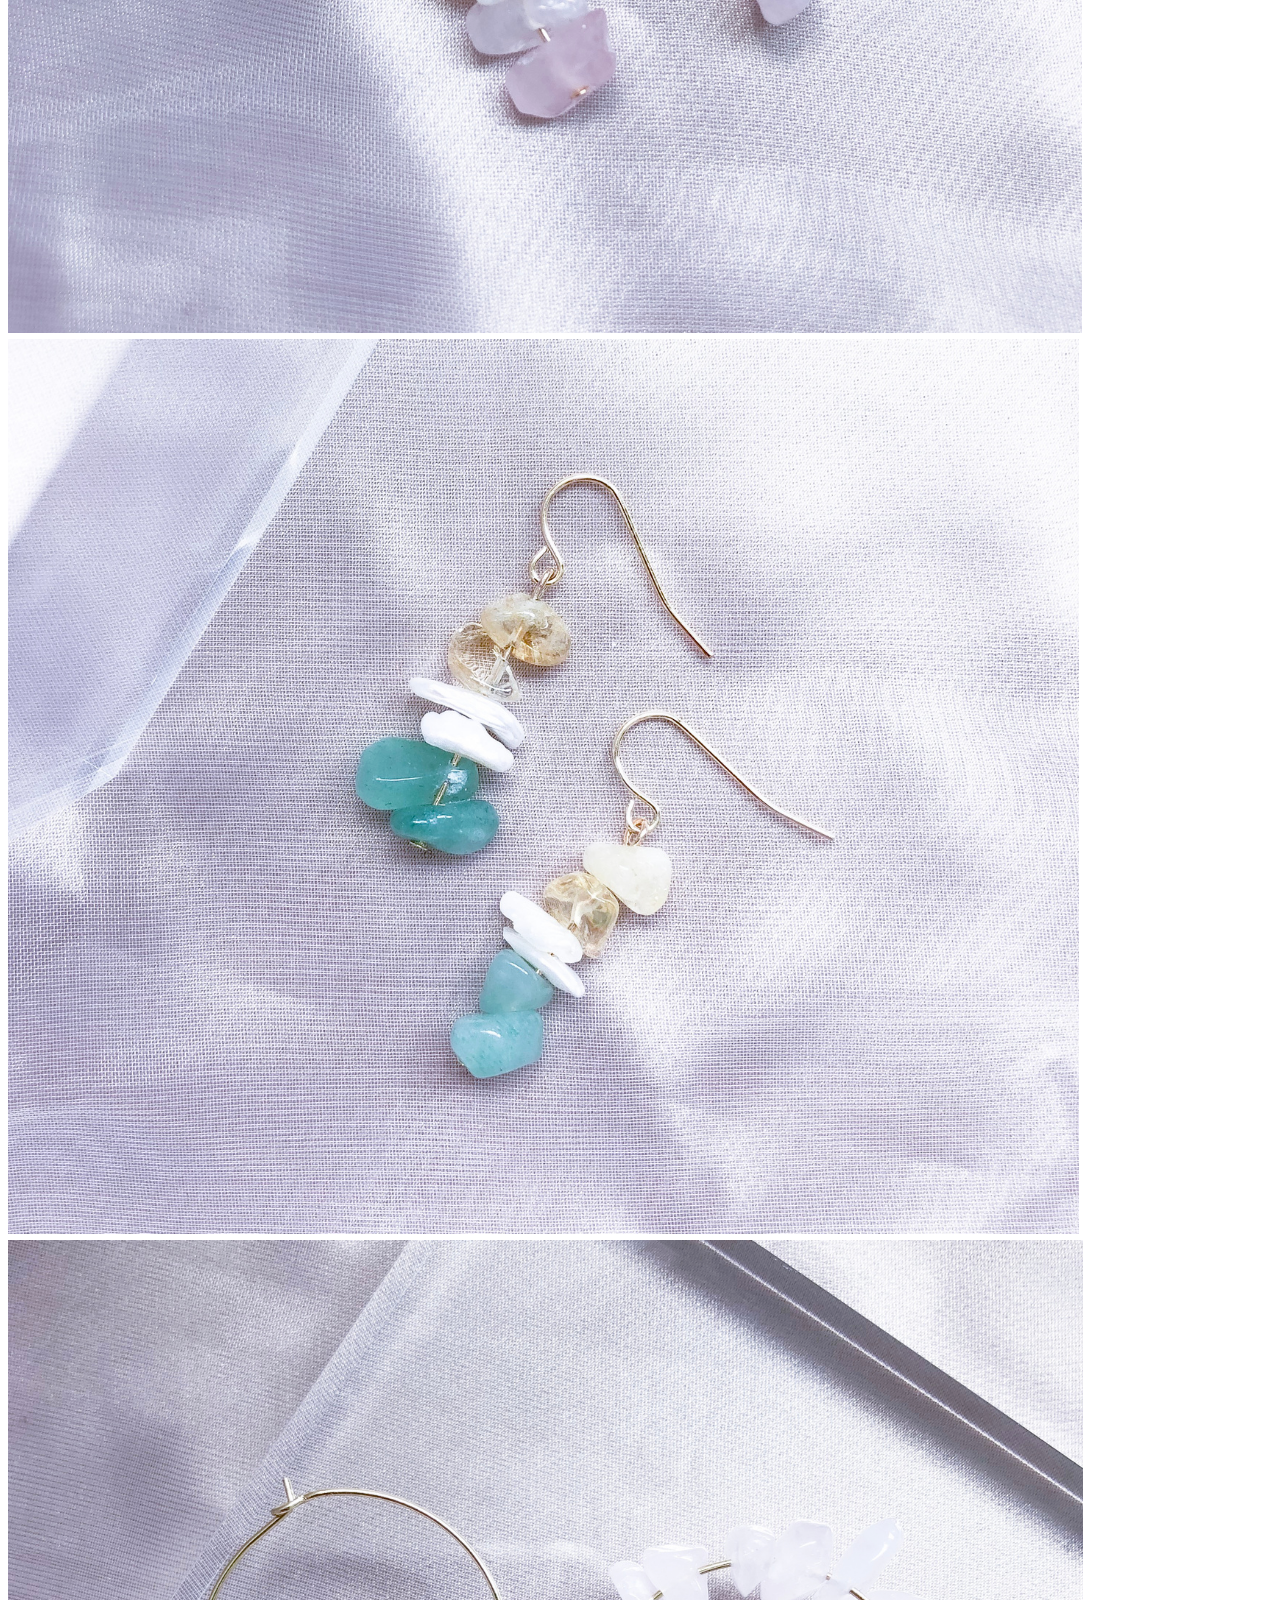
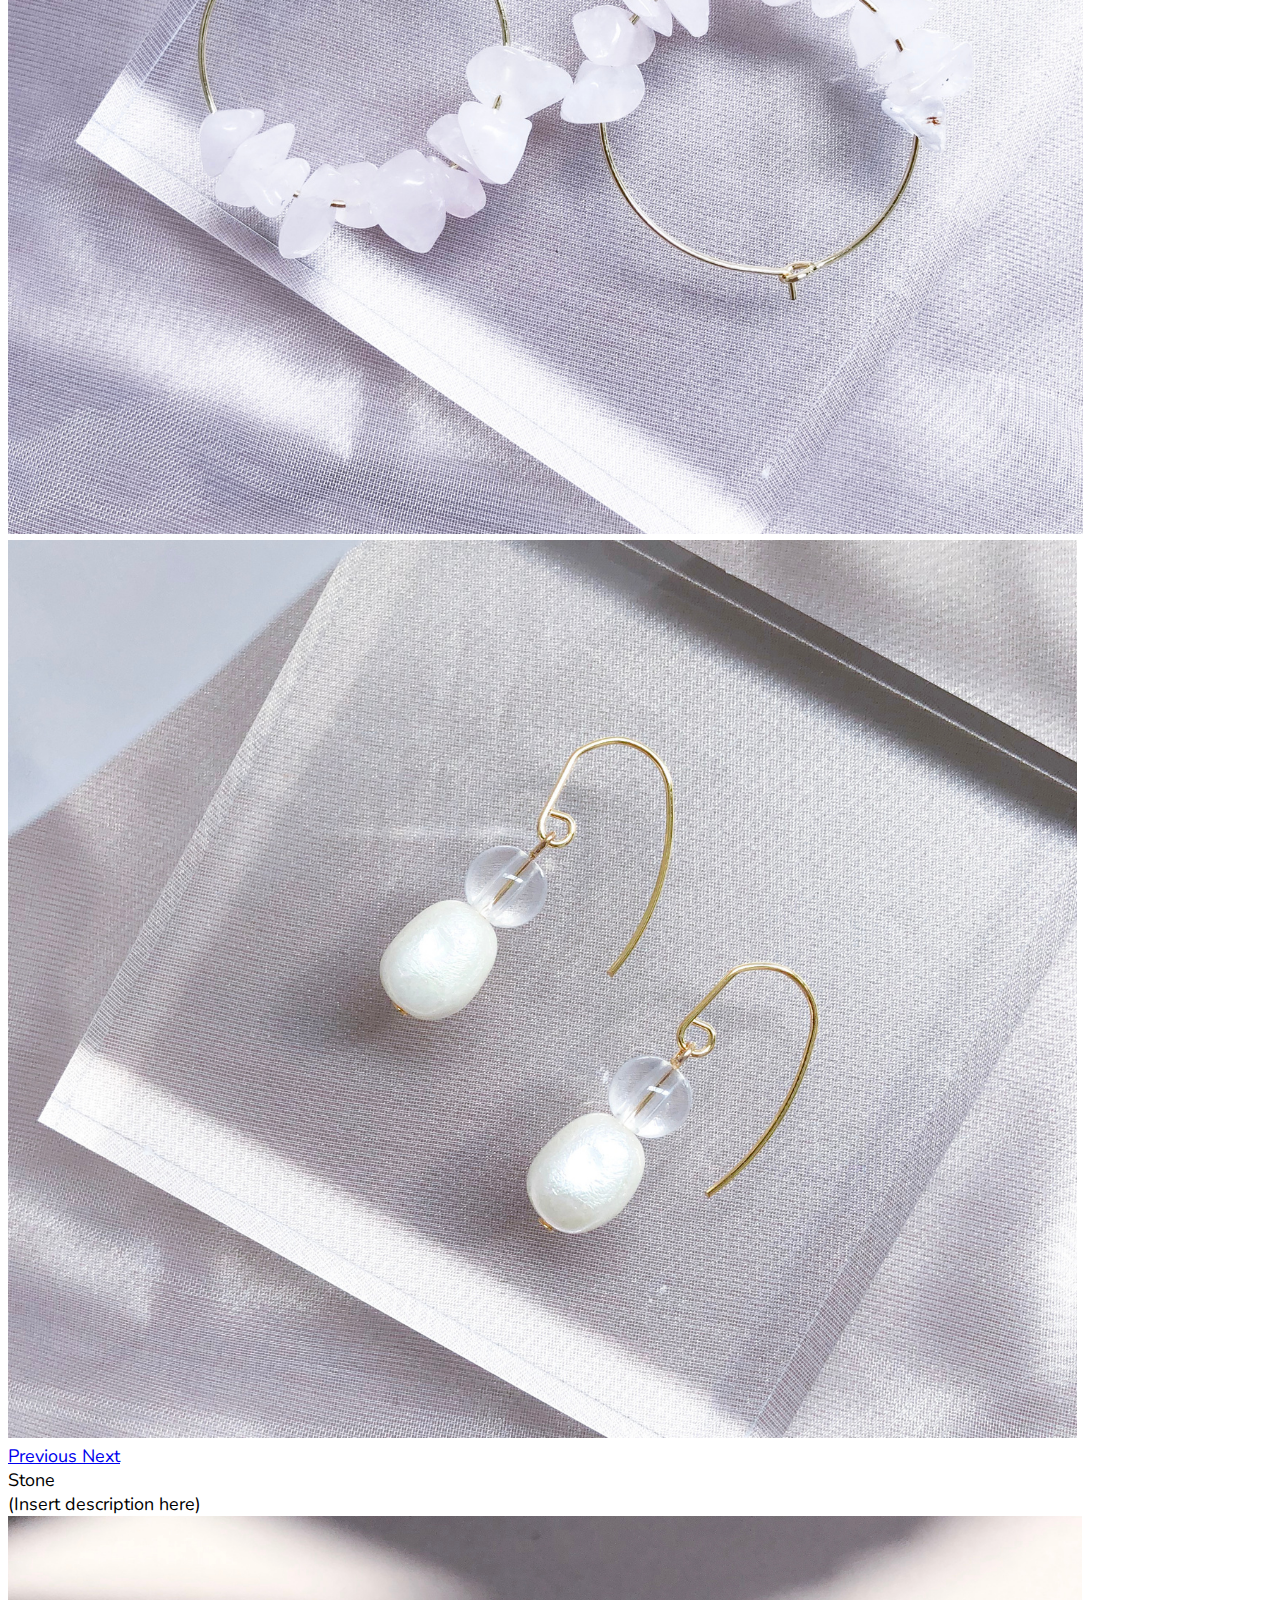
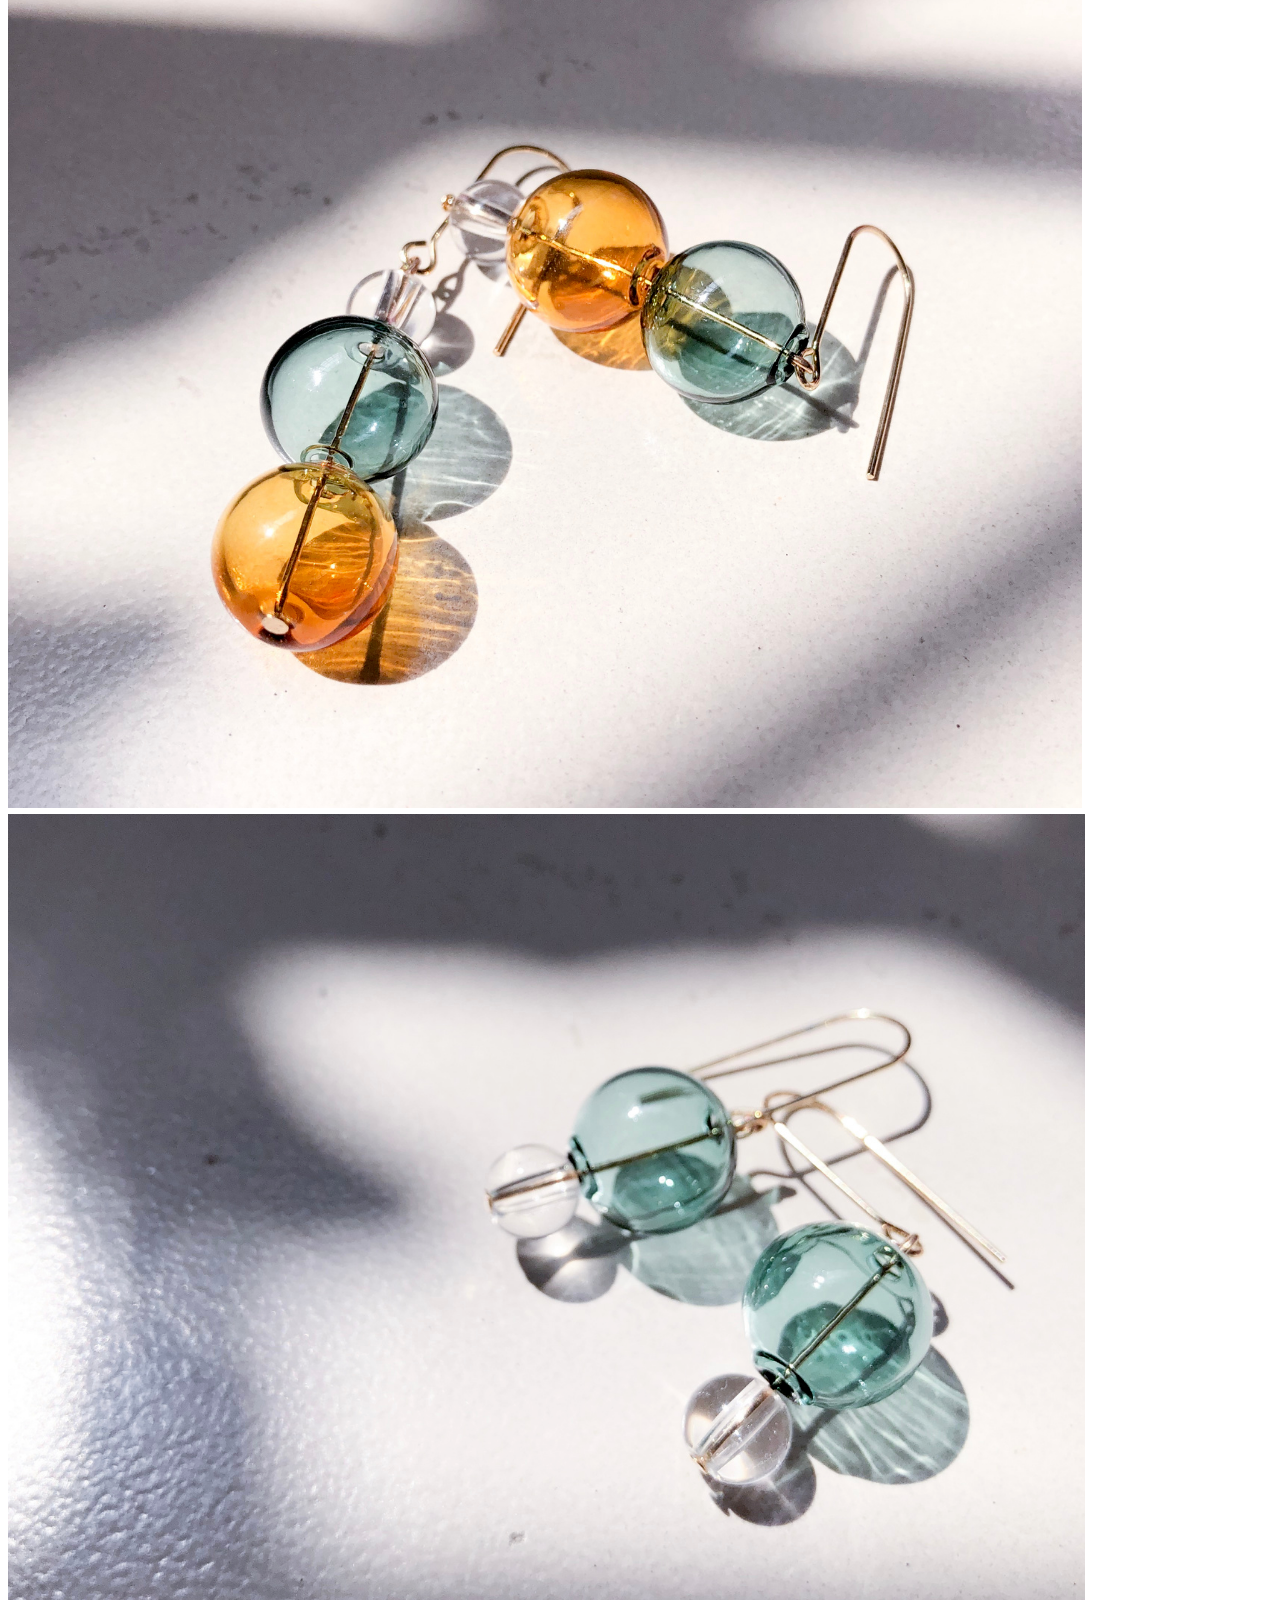
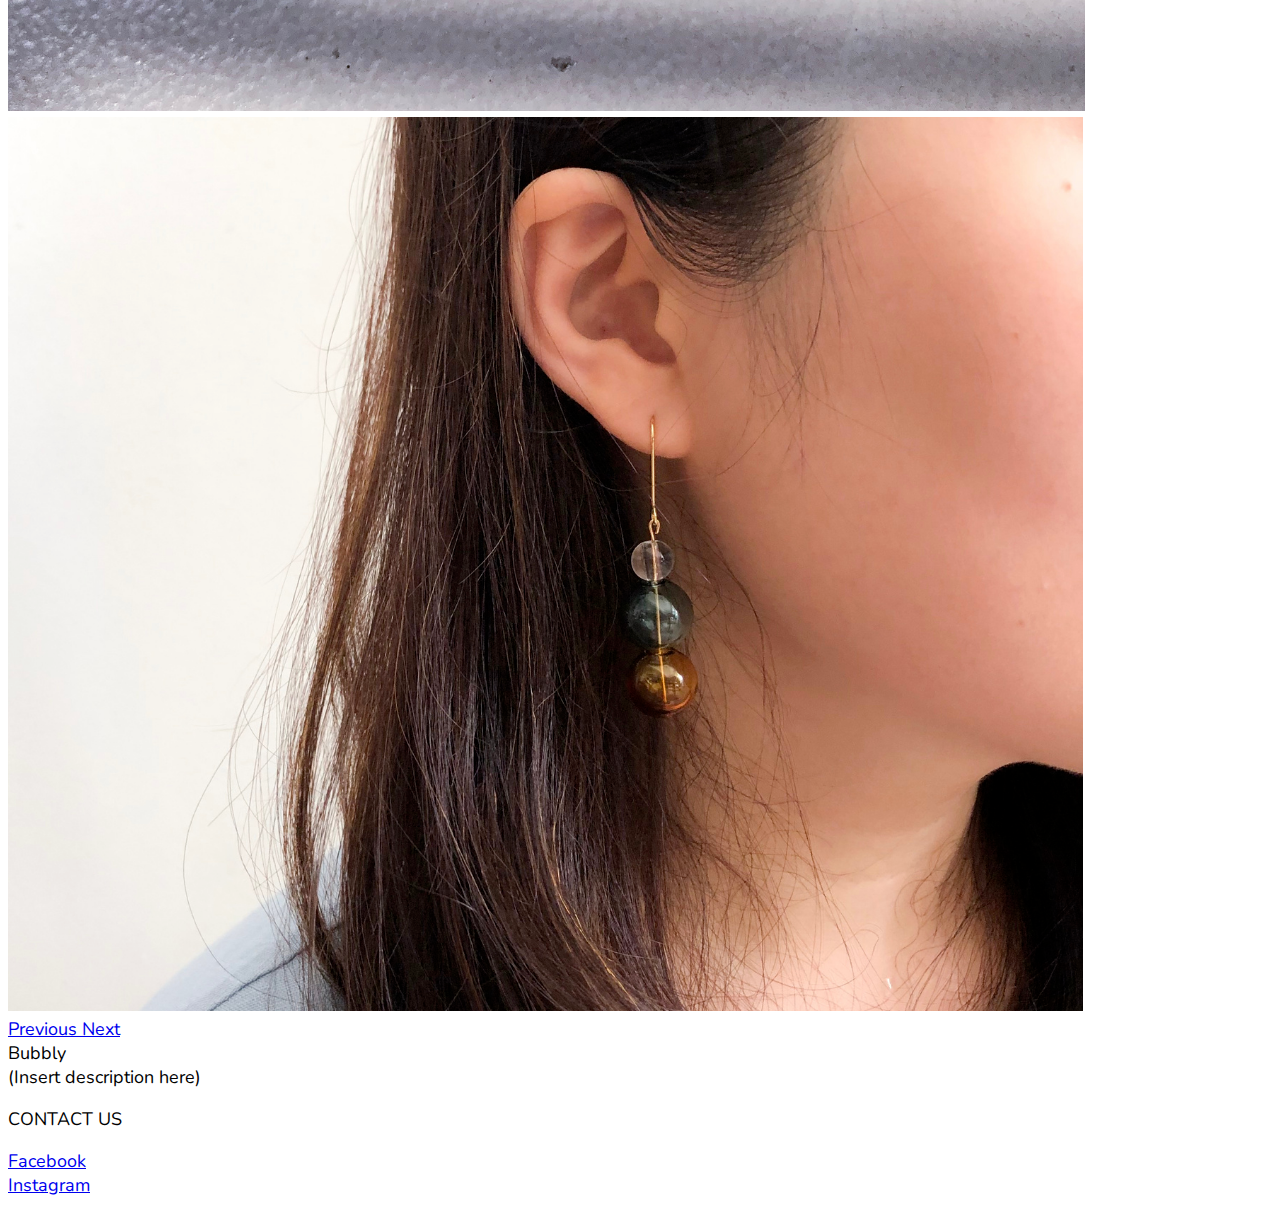
<file: ww/html/collections.html>
<!DOCTYPE html>
<html lang="en">
  <head>
    <meta charset="UTF-8" />
    <meta name="viewport" content="width=device-width, initial-scale=1.0" />
    <link rel="stylesheet" href="https://cdn.jsdelivr.net/npm/bootstrap@4.5.3/dist/css/bootstrap.min.css" integrity="sha384-TX8t27EcRE3e/ihU7zmQxVncDAy5uIKz4rEkgIXeMed4M0jlfIDPvg6uqKI2xXr2" crossorigin="anonymous">
    <script src="https://cdn.jsdelivr.net/npm/bootstrap@4.5.3/dist/js/bootstrap.bundle.min.js" integrity="sha384-ho+j7jyWK8fNQe+A12Hb8AhRq26LrZ/JpcUGGOn+Y7RsweNrtN/tE3MoK7ZeZDyx" crossorigin="anonymous"></script>
    <script src="https://code.jquery.com/jquery-3.5.1.slim.min.js" integrity="sha384-DfXdz2htPH0lsSSs5nCTpuj/zy4C+OGpamoFVy38MVBnE+IbbVYUew+OrCXaRkfj" crossorigin="anonymous"></script>
    <script src="https://cdn.jsdelivr.net/npm/popper.js@1.16.1/dist/umd/popper.min.js" integrity="sha384-9/reFTGAW83EW2RDu2S0VKaIzap3H66lZH81PoYlFhbGU+6BZp6G7niu735Sk7lN" crossorigin="anonymous"></script>
    <script src="https://cdn.jsdelivr.net/npm/bootstrap@4.5.3/dist/js/bootstrap.min.js" integrity="sha384-w1Q4orYjBQndcko6MimVbzY0tgp4pWB4lZ7lr30WKz0vr/aWKhXdBNmNb5D92v7s" crossorigin="anonymous"></script>
    <link href="/css/style.css" type="text/css" rel="stylesheet" />
    <link rel="preconnect" href="https://fonts.gstatic.com">
    <link href="https://fonts.googleapis.com/css2?family=Nunito:wght@300&display=swap" rel="stylesheet">
    <title>woolawoola</title>
  </head>

  <body>
    <!-- Navbar -->
    <nav class="navbar navbar-expand-lg navbar-light navbar-custom">
      <a class="navbar-brand active hb-align" href="/html/index.html">
        <img
          src="/image/logo.png"
          width="30"
          height="30"
          class="d-inline-block align-top"
          alt="Logo"
          loading="lazy"
        />
        woola woola
      </a>
      <button
        class="navbar-toggler"
        type="button"
        data-toggle="collapse"
        data-target="#navbarNavAltMarkup"
        aria-controls="navbarNavAltMarkup"
        aria-expanded="false"
        aria-label="Toggle navigation"
      >
        <span class="navbar-toggler-icon"></span>
      </button>
      <div class="collapse navbar-collapse" id="navbarNavAltMarkup">
        <div class="navbar-nav">
          <a class="nav-link" href="/html/story.html">THE STORY</a>
          <a class="nav-link">OUR COLLECTIONS <span class="sr-only">(current)</span></a>
          <a class="nav-link" href="/html/contact.html">CONTACT US</a>
        </div>
      </div>
    </nav>

    <!-- Classic -->
    <div class="container">
      <div class="row">
        <div class="col-md-8">
          <div id="carousel-classic" class="carousel slide" data-ride="carousel" data-interval="false">
            <div class="carousel-inner">
              <div class="carousel-item active">
                <img src="/image/classic/classic1.png" class="d-block w-100" alt="Classic 1">
              </div>
              <div class="carousel-item">
                <img src="/image/classic/classic2.png" class="d-block w-100" alt="Classic 2">
              </div>
              <div class="carousel-item">
                <img src="/image/classic/classic3.png" class="d-block w-100" alt="Classic 3">
              </div>
              <div class="carousel-item">
                <img src="/image/classic/classic4.png" class="d-block w-100" alt="Classic 4">
              </div>
            </div>
            <a class="carousel-control-prev" href="#carousel-classic" role="button" data-slide="prev">
              <span class="carousel-control-prev-icon" aria-hidden="true"></span>
              <span class="sr-only">Previous</span>
            </a>
            <a class="carousel-control-next" href="#carousel-classic" role="button" data-slide="next">
              <span class="carousel-control-next-icon" aria-hidden="true"></span>
              <span class="sr-only">Next</span>
            </a>
          </div>
        </div>
        <div class="col-md-4">
          <div>The Classic</div>
          <div>(Insert description here)</div>
        </div>
      </div>
    </div>

     <!-- Knotting -->
     <div class="container">
      <div class="row">
        <div class="col-md-8">
          <div id="carousel-knotting" class="carousel slide" data-ride="carousel" data-interval="false">
            <div class="carousel-inner">
              <div class="carousel-item active">
                <img src="/image/knotting/knotting1.png" class="d-block w-100" alt="Knotting 1">
              </div>
              <div class="carousel-item">
                <img src="/image/knotting/knotting2.png" class="d-block w-100" alt="Knotting 2">
              </div>
              <div class="carousel-item">
                <img src="/image/knotting/knotting3.png" class="d-block w-100" alt="Knotting 3">
              </div>
              <div class="carousel-item">
                <img src="/image/knotting/knotting4.png" class="d-block w-100" alt="Knotting 4">
              </div>
            </div>
            <a class="carousel-control-prev" href="#carousel-knotting" role="button" data-slide="prev">
              <span class="carousel-control-prev-icon" aria-hidden="true"></span>
              <span class="sr-only">Previous</span>
            </a>
            <a class="carousel-control-next" href="#carousel-knotting" role="button" data-slide="next">
              <span class="carousel-control-next-icon" aria-hidden="true"></span>
              <span class="sr-only">Next</span>
            </a>
          </div>
        </div>
        <div class="col-md-4">
          <div>Knotting</div>
          <div>(Insert description here)</div>
        </div>
      </div>
    </div>

       <!-- Stone -->
       <div class="container">
        <div class="row">
          <div class="col-md-8">
            <div id="carousel-stone" class="carousel slide" data-ride="carousel" data-interval="false">
              <div class="carousel-inner">
                <div class="carousel-item active">
                  <img src="/image/stone/stone1.png" class="d-block w-100" alt="Stone 1">
                </div>
                <div class="carousel-item">
                  <img src="/image/stone/stone2.png" class="d-block w-100" alt="Stone 2">
                </div>
                <div class="carousel-item">
                  <img src="/image/stone/stone3.png" class="d-block w-100" alt="Stone 3">
                </div>
                <div class="carousel-item">
                  <img src="/image/stone/stone4.png" class="d-block w-100" alt="Stone 4">
                </div>
              </div>
              <a class="carousel-control-prev" href="#carousel-stone" role="button" data-slide="prev">
                <span class="carousel-control-prev-icon" aria-hidden="true"></span>
                <span class="sr-only">Previous</span>
              </a>
              <a class="carousel-control-next" href="#carousel-stone" role="button" data-slide="next">
                <span class="carousel-control-next-icon" aria-hidden="true"></span>
                <span class="sr-only">Next</span>
              </a>
            </div>
          </div>
          <div class="col-md-4">
            <div>Stone</div>
            <div>(Insert description here)</div>
          </div>
        </div>
      </div>

       <!-- Bubbly -->
       <div class="container">
        <div class="row">
          <div class="col-md-8">
            <div id="carousel-bubbly" class="carousel slide" data-ride="carousel" data-interval="false">
              <div class="carousel-inner">
                <div class="carousel-item active">
                  <img src="/image/bubbly/bubbly1.png" class="d-block w-100" alt="Bubbly 1">
                </div>
                <div class="carousel-item">
                  <img src="/image/bubbly/bubbly2.png" class="d-block w-100" alt="Bubbly 2">
                </div>
                <div class="carousel-item">
                  <img src="/image/bubbly/bubbly3.png" class="d-block w-100" alt="Bubbly 3">
                </div>
              </div>
              <a class="carousel-control-prev" href="#carousel-bubbly" role="button" data-slide="prev">
                <span class="carousel-control-prev-icon" aria-hidden="true"></span>
                <span class="sr-only">Previous</span>
              </a>
              <a class="carousel-control-next" href="#carousel-bubbly" role="button" data-slide="next">
                <span class="carousel-control-next-icon" aria-hidden="true"></span>
                <span class="sr-only">Next</span>
              </a>
            </div>
          </div>
          <div class="col-md-4">
            <div>Bubbly</div>
            <div>(Insert description here)</div>
          </div>
        </div>
      </div>

    <!-- Footer -->
    <footer>
      <div>
        <p>CONTACT US</p>
        <a href="#">Facebook</a><br>
        <a href="#">Instagram</a>
      </div>
    </footer>

</html>
</file>
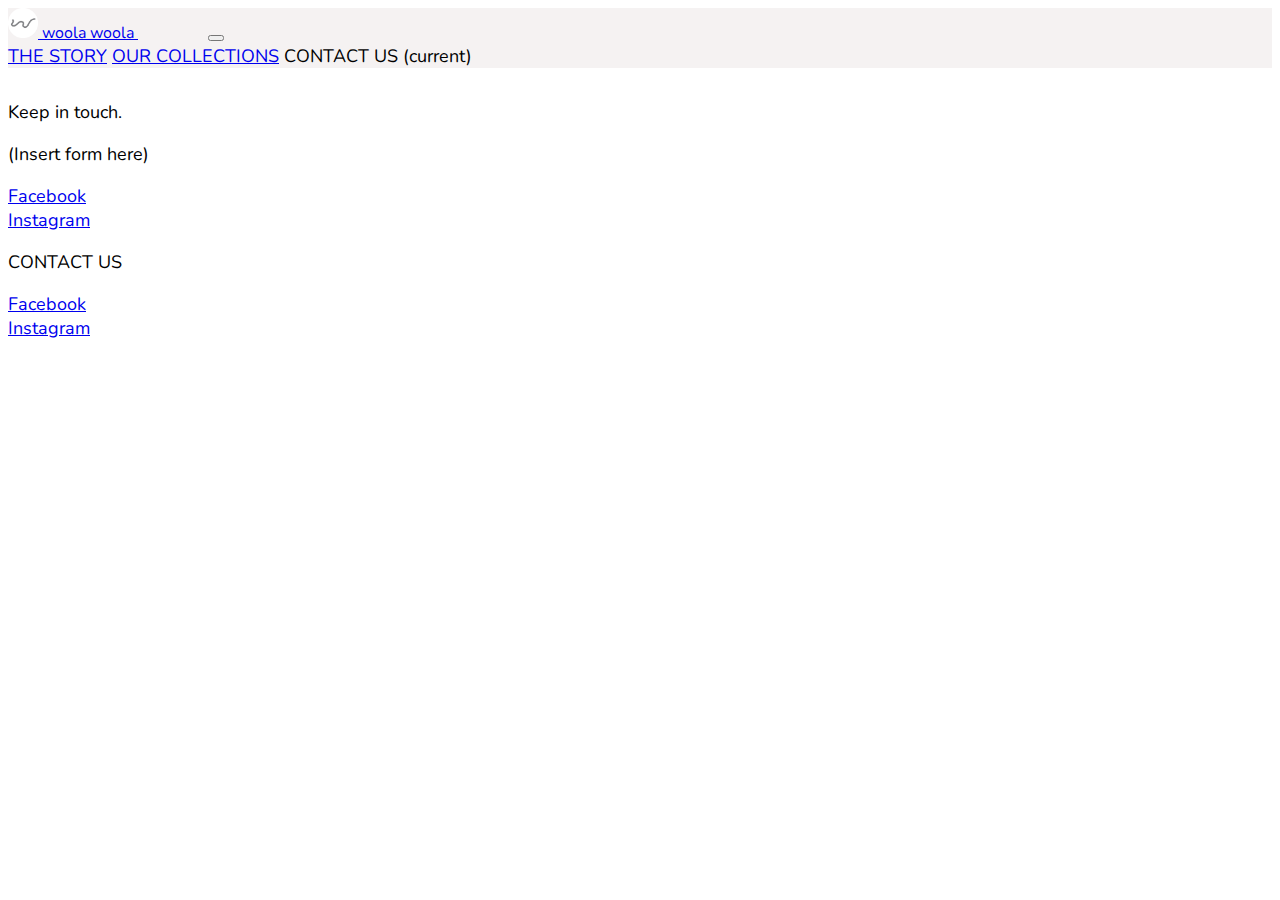
<file: ww/html/contact.html>
<!DOCTYPE html>
<html lang="en">
  <head>
    <meta charset="UTF-8" />
    <meta name="viewport" content="width=device-width, initial-scale=1.0" />
    <link rel="stylesheet" href="https://cdn.jsdelivr.net/npm/bootstrap@4.5.3/dist/css/bootstrap.min.css" integrity="sha384-TX8t27EcRE3e/ihU7zmQxVncDAy5uIKz4rEkgIXeMed4M0jlfIDPvg6uqKI2xXr2" crossorigin="anonymous">
    <script src="https://cdn.jsdelivr.net/npm/bootstrap@4.5.3/dist/js/bootstrap.bundle.min.js" integrity="sha384-ho+j7jyWK8fNQe+A12Hb8AhRq26LrZ/JpcUGGOn+Y7RsweNrtN/tE3MoK7ZeZDyx" crossorigin="anonymous"></script>
    <script src="https://code.jquery.com/jquery-3.5.1.slim.min.js" integrity="sha384-DfXdz2htPH0lsSSs5nCTpuj/zy4C+OGpamoFVy38MVBnE+IbbVYUew+OrCXaRkfj" crossorigin="anonymous"></script>
    <script src="https://cdn.jsdelivr.net/npm/popper.js@1.16.1/dist/umd/popper.min.js" integrity="sha384-9/reFTGAW83EW2RDu2S0VKaIzap3H66lZH81PoYlFhbGU+6BZp6G7niu735Sk7lN" crossorigin="anonymous"></script>
    <script src="https://cdn.jsdelivr.net/npm/bootstrap@4.5.3/dist/js/bootstrap.min.js" integrity="sha384-w1Q4orYjBQndcko6MimVbzY0tgp4pWB4lZ7lr30WKz0vr/aWKhXdBNmNb5D92v7s" crossorigin="anonymous"></script>
    <link href="/css/style.css" type="text/css" rel="stylesheet" />
    <link rel="preconnect" href="https://fonts.gstatic.com">
    <link href="https://fonts.googleapis.com/css2?family=Nunito:wght@300&display=swap" rel="stylesheet">
    <title>woolawoola</title>
  </head>

  <body>
    <!-- Navbar -->
    <nav class="navbar navbar-expand-lg navbar-light navbar-custom">
      <a class="navbar-brand active hb-align" href="/html/index.html">
        <img
          src="/image/logo.png"
          width="30"
          height="30"
          class="d-inline-block align-top"
          alt="Logo"
          loading="lazy"
        />
        woola woola
      </a>
      <button
        class="navbar-toggler"
        type="button"
        data-toggle="collapse"
        data-target="#navbarNavAltMarkup"
        aria-controls="navbarNavAltMarkup"
        aria-expanded="false"
        aria-label="Toggle navigation"
      >
        <span class="navbar-toggler-icon"></span>
      </button>
      <div class="collapse navbar-collapse" id="navbarNavAltMarkup">
        <div class="navbar-nav">
          <a class="nav-link" href="/html/story.html">THE STORY</a>
          <a class="nav-link" href="/html/collections.html">OUR COLLECTIONS</a>
          <a class="nav-link">CONTACT US <span class="sr-only">(current)</span></a>
        </div>
      </div>
    </nav>

    <!-- Our Vision -->
    <div class="centred-container">
      <p>Keep in touch.</p>
      <p>(Insert form here)</p>
      <div>
        <a href="#">Facebook</a><br>
        <a href="#">Instagram</a>
      </div>
    </div>



    <!-- Footer -->
    <footer>
      <div>
        <p>CONTACT US</p>
        <a href="#">Facebook</a><br>
        <a href="#">Instagram</a>
      </div>
    </footer>

</html>
</file>
<file: style.css>
@font-face {
    font-family: 'Nunito', sans-serif;
    src: "https://fonts.googleapis.com/css2?family=Nunito:wght@300&display=swap";
}

p, div {
    font-family: 'Nunito', sans-serif;
    font-size: large;
}

h1, h2, h3, h4, h4, h6 {
    font-family: 'Nunito', sans-serif;
}

.navbar-custom {
    background-color: rgb(245,242,242);
    font-family: 'Nunito', sans-serif;
    margin-bottom: 2em;
}

.hb-align {
    margin-right: 70px;
}

.banner {
    text-align: center;
    margin: 5em;
}

.description {
    text-align: center;
    color: rgb(158,111,85);
}

.para-top {
    margin: 0;
    font-size: larger;
}

.para-mid {
    font-size:larger;
}

.para-last {
    margin-bottom: 4em;
    font-size: larger;
}

.title-space {
    margin-bottom: 1.5em;
}

.container-custom{
    background-color: rgb(249,249,249);
    padding: 35px;
    margin-bottom: 5em;
    color: rgb(158,111,85);
}

.container-custom2{
    padding: 35px;
    margin-bottom: 5em;
    color: rgb(158,111,85);
}

.btn-custom {
    background-color: rgb(230,203,199);
    border-color: rgb(230,203,199);
    color: rgba(0,0,0,0.5);
    text-decoration: none;
}

.btn-custom a {
    color: rgba(0,0,0,0.5);
}

.btn-custom:hover, .btn-custom a:hover {
    color: rgba(0,0,0,0.5);
    background-color: rgb(210,183,170);
    border-color: rgb(210,183,170);
    text-decoration: none;
}

.footer {
    margin-top: 500px;
    width: 100vw;
    height: 130px;
    background-color: rgb(245,242,242);
    padding-top: 10px;
    padding-left: 20px;
    text-align: center;
}

.footer-text {
    margin-top: 10px;
}

.form {
    width: 75vw;
    justify-content: center;
}
</file>
<file: css/style.css>
@font-face {
    font-family: 'Nunito', sans-serif;
}

p, div, h5, h6 {
    font-family: 'Nunito', sans-serif;
    font-size: large;
}

.navbar-custom {
    background-color: rgb(245,242,242);
    font-family: 'Nunito', sans-serif;
    margin-bottom: 2em;
}

.hb-align {
    margin-right: 70px;
}

.banner {
    text-align: center;
    margin-bottom: 5em;
}

.description {
    text-align: center;
    color: rgb(158,111,85);
}

.para-top {
    margin: 0;
}

.para-last {
    margin-bottom: 5em;
}

.title-space {
    margin-bottom: 2em;
}

.container-custom{
    background-color: rgb(249,249,249);
    padding: 35px;
    margin-bottom: 5em;
    color: rgb(158,111,85);
}

.btn-custom {
    background-color: rgb(230,203,199);
    border-color: rgb(230,203,199);
    color: rgba(0,0,0,0.5);
    text-decoration: none;
}

.btn-custom a {
    color: rgba(0,0,0,0.5);
}

.btn-custom:hover, .btn-custom a:hover {
    color: rgba(0,0,0,0.5);
    background-color: rgb(210,183,170);
    border-color: rgb(210,183,170);
    text-decoration: none;
}

.footer {
    width: 100vw;
    height: 150px;
    background-color: rgb(245,242,242);
    padding-top: 30px;
    padding-left: 30px;
}
</file>
